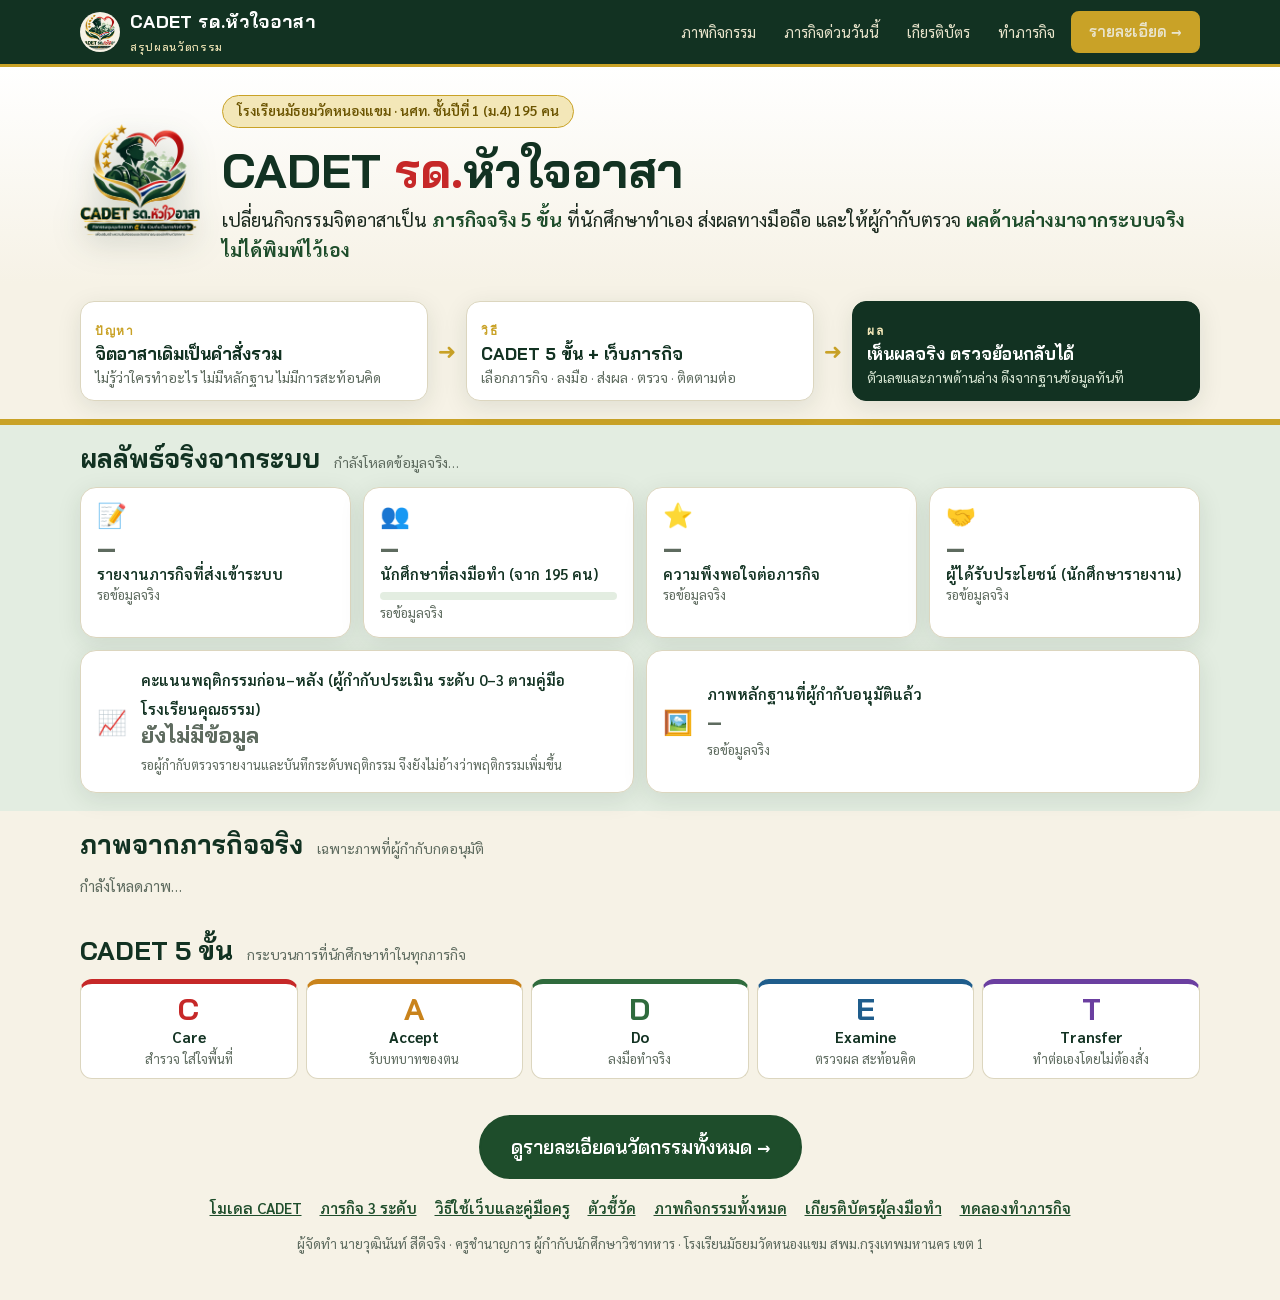
<file: index.html>
<!doctype html>
<html lang="th">
<head>
<meta charset="utf-8">
<meta name="viewport" content="width=device-width,initial-scale=1">
<title>CADET รด.หัวใจอาสา — สรุปผลนวัตกรรมใน 30 วินาที</title>
<meta name="description" content="CADET รด.หัวใจอาสา: กิจกรรมชุมนุมจิตอาสา 5 ขั้น ร่วมกับเว็บภารกิจทำดี สรุปผลจริงจากระบบ โรงเรียนมัธยมวัดหนองแขม">
<meta name="theme-color" content="#123222">
<link rel="manifest" href="manifest.webmanifest">
<meta name="robots" content="noindex,nofollow">
<meta property="og:title" content="CADET รด.หัวใจอาสา — สรุปผลนวัตกรรม">
<meta property="og:description" content="ผลจริงจากระบบ: รายงานภารกิจ ความพึงพอใจ ผู้ได้รับประโยชน์ และภาพกิจกรรมที่ผู้กำกับอนุมัติ">
<meta property="og:image" content="assets/icon-512.png">
<link rel="icon" href="assets/favicon.png">
<link rel="apple-touch-icon" href="assets/icon-192.png">
<link rel="preconnect" href="https://fonts.googleapis.com">
<link href="https://fonts.googleapis.com/css2?family=Bai+Jamjuree:wght@500;600;700&family=Sarabun:wght@400;500;600&family=IBM+Plex+Mono:wght@500;600&display=swap" rel="stylesheet">
<link rel="stylesheet" href="style.css?v=20261103a"><link rel="stylesheet" href="judge.css?v=20261103a">
</head>
<body>

<header class="top">
  <div class="wrap">
    <a class="brand" href="./" aria-label="CADET รด.หัวใจอาสา หน้าแรก">
      <img src="assets/logo.png" alt="" width="40" height="40">
      <span>CADET รด.หัวใจอาสา<small>สรุปผลนวัตกรรม</small></span>
    </a>
    <nav class="main jnav" style="display:flex">
      <a href="gallery.html">ภาพกิจกรรม</a>
      <a href="today.html">ภารกิจด่วนวันนี้</a>
      <a href="honor.html">เกียรติบัตร</a>
      <a href="mission.html">ทำภารกิจ</a>
      <a href="detail.html" class="btn btn-gold" style="padding:6px 16px">รายละเอียด →</a>
    </nav>
  </div>
</header>

<main>
<!-- 1 หัวเรื่อง + คำตอบในประโยคเดียว -->
<section class="j-hero">
  <div class="wrap">
    <img class="j-logo" src="assets/logo.png" alt="โลโก้ CADET รด.หัวใจอาสา" width="120" height="112">
    <div>
      <span class="badge">โรงเรียนมัธยมวัดหนองแขม · นศท. ชั้นปีที่ 1 (ม.4) 195 คน</span>
      <h1>CADET <span>รด.</span>หัวใจอาสา</h1>
      <p class="j-one">เปลี่ยนกิจกรรมจิตอาสาเป็น <b>ภารกิจจริง 5 ขั้น</b> ที่นักศึกษาทำเอง ส่งผลทางมือถือ และให้ผู้กำกับตรวจ <b>ผลด้านล่างมาจากระบบจริง ไม่ได้พิมพ์ไว้เอง</b></p>
    </div>
  </div>
</section>

<!-- 2 ปัญหา → วิธี → ผล -->
<section class="j-flow">
  <div class="wrap">
    <div class="jf"><i>ปัญหา</i><b>จิตอาสาเดิมเป็นคำสั่งรวม</b><span>ไม่รู้ว่าใครทำอะไร ไม่มีหลักฐาน ไม่มีการสะท้อนคิด</span></div>
    <div class="jf-a" aria-hidden="true">➜</div>
    <div class="jf"><i>วิธี</i><b>CADET 5 ขั้น + เว็บภารกิจ</b><span>เลือกภารกิจ · ลงมือ · ส่งผล · ตรวจ · ติดตามต่อ</span></div>
    <div class="jf-a" aria-hidden="true">➜</div>
    <div class="jf jf-r"><i>ผล</i><b>เห็นผลจริง ตรวจย้อนกลับได้</b><span>ตัวเลขและภาพด้านล่าง ดึงจากฐานข้อมูลทันที</span></div>
  </div>
</section>

<!-- 3 ผลลัพธ์จริง -->
<section class="j-res" id="res">
  <div class="wrap">
    <h2 class="j-h"><span>ผลลัพธ์จริงจากระบบ</span><small id="jStamp">กำลังโหลดข้อมูลจริง…</small></h2>
    <div class="j-tiles">
      <div class="jt" id="tRep"><div class="jt-ico">📝</div><b class="jt-big">–</b><span class="jt-lab">รายงานภารกิจที่ส่งเข้าระบบ</span><small class="jt-sub">รอข้อมูลจริง</small></div>
      <div class="jt" id="tPart"><div class="jt-ico">👥</div><b class="jt-big">–</b><span class="jt-lab">นักศึกษาที่ลงมือทำ (จาก 195 คน)</span><div class="jt-bar"><i style="width:0"></i></div><small class="jt-sub">รอข้อมูลจริง</small></div>
      <div class="jt" id="tStar"><div class="jt-ico">⭐</div><b class="jt-big">–</b><span class="jt-lab">ความพึงพอใจต่อภารกิจ</span><small class="jt-sub">รอข้อมูลจริง</small></div>
      <div class="jt" id="tBen"><div class="jt-ico">🤝</div><b class="jt-big">–</b><span class="jt-lab">ผู้ได้รับประโยชน์ (นักศึกษารายงาน)</span><small class="jt-sub">รอข้อมูลจริง</small></div>
    </div>
    <div class="j-row2">
      <div class="jt jt-wide" id="tBeh"><div class="jt-ico">📈</div><div><span class="jt-lab">คะแนนพฤติกรรมก่อน–หลัง (ผู้กำกับประเมิน ระดับ 0–3 ตามคู่มือโรงเรียนคุณธรรม)</span><b class="jt-mid">ยังไม่มีข้อมูล</b><small class="jt-sub">รอผู้กำกับตรวจรายงานและบันทึกระดับพฤติกรรม จึงยังไม่อ้างว่าพฤติกรรมเพิ่มขึ้น</small></div></div>
      <div class="jt jt-wide" id="tPhoto"><div class="jt-ico">🖼️</div><div><span class="jt-lab">ภาพหลักฐานที่ผู้กำกับอนุมัติแล้ว</span><b class="jt-mid">–</b><small class="jt-sub">รอข้อมูลจริง</small></div></div>
    </div>
  </div>
</section>

<!-- 4 ภาพจริง -->
<section class="j-ph">
  <div class="wrap">
    <h2 class="j-h"><span>ภาพจากภารกิจจริง</span><small>เฉพาะภาพที่ผู้กำกับกดอนุมัติ</small></h2>
    <div class="j-strip" id="jStrip"><p class="j-empty">กำลังโหลดภาพ…</p></div>
  </div>
</section>

<!-- 5 CADET 5 ขั้น -->
<section class="j-cad">
  <div class="wrap">
    <h2 class="j-h"><span>CADET 5 ขั้น</span><small>กระบวนการที่นักศึกษาทำในทุกภารกิจ</small></h2>
    <div class="j-steps">
      <div style="--c:var(--c1)"><i>C</i><b>Care</b><span>สำรวจ ใส่ใจพื้นที่</span></div>
      <div style="--c:var(--c2)"><i>A</i><b>Accept</b><span>รับบทบาทของตน</span></div>
      <div style="--c:var(--c3)"><i>D</i><b>Do</b><span>ลงมือทำจริง</span></div>
      <div style="--c:var(--c4)"><i>E</i><b>Examine</b><span>ตรวจผล สะท้อนคิด</span></div>
      <div style="--c:var(--c5)"><i>T</i><b>Transfer</b><span>ทำต่อเองโดยไม่ต้องสั่ง</span></div>
    </div>
  </div>
</section>

<!-- 6 ปุ่มเข้ารายละเอียด -->
<section class="j-go">
  <div class="wrap">
    <a class="btn btn-primary j-cta" href="detail.html">ดูรายละเอียดนวัตกรรมทั้งหมด →</a>
    <div class="j-links">
      <a href="detail.html#model">โมเดล CADET</a><a href="detail.html#missions">ภารกิจ 3 ระดับ</a><a href="detail.html#system">วิธีใช้เว็บและคู่มือครู</a><a href="detail.html#results">ตัวชี้วัด</a><a href="gallery.html">ภาพกิจกรรมทั้งหมด</a><a href="honor.html">เกียรติบัตรผู้ลงมือทำ</a><a href="mission.html">ทดลองทำภารกิจ</a>
    </div>
    <p class="j-by">ผู้จัดทำ นายวุฒินันท์ สีดีจริง · ครูชำนาญการ ผู้กำกับนักศึกษาวิชาทหาร · โรงเรียนมัธยมวัดหนองแขม สพม.กรุงเทพมหานคร เขต 1</p>
  </div>
</section>
</main>

<script src="config.js?v=20261103a"></script><script src="api.js?v=20261103a"></script>
<script src="pwa.js?v=20261103a"></script>
<script src="judge.js?v=20261103a"></script>
<div class="inst-bar" id="installBar" hidden role="dialog" aria-label="ติดตั้งแอป CADET">
  <img src="assets/icon-192.png" alt="" width="52" height="52">
  <div class="inst-txt"><b>ติดตั้งแอป CADET บนมือถือ</b><span>เปิดจากหน้าจอโฮม ส่งภารกิจและรูปได้เร็วขึ้น</span></div>
  <button class="btn btn-primary" type="button" data-install>ติดตั้ง</button>
  <button class="inst-x" type="button" data-later aria-label="ปิด">×</button>
</div>
<div class="inst-modal" id="installHelp" hidden>
  <div class="inst-card" role="dialog" aria-label="วิธีติดตั้งแอป">
    <button class="inst-x" type="button" data-close aria-label="ปิด">×</button>
    <h3>ติดตั้งแอป CADET บนมือถือ</h3>
    <ol data-os="android"><li>แตะเมนู <b>⋮</b> (มุมขวาบนของ Chrome)</li><li>เลือก <b>“ติดตั้งแอป”</b> หรือ <b>“เพิ่มไปยังหน้าจอหลัก”</b></li><li>กด <b>ติดตั้ง</b> แล้วเปิดแอปจากหน้าจอโฮม</li></ol>
    <ol data-os="ios" hidden><li>เปิดหน้านี้ใน <b>Safari</b></li><li>แตะปุ่ม <b>แชร์</b> (สี่เหลี่ยมมีลูกศรขึ้น)</li><li>เลือก <b>“เพิ่มไปยังหน้าจอโฮม”</b> แล้วกด <b>เพิ่ม</b></li></ol>
    <ol data-os="inapp" hidden><li>ตอนนี้เปิดอยู่ในแอปอื่น (เช่น LINE/Facebook) ซึ่งติดตั้งไม่ได้</li><li>แตะเมนู <b>⋮</b> หรือ <b>แชร์</b> แล้วเลือก <b>“เปิดในเบราว์เซอร์”</b></li><li>จากนั้นกดปุ่ม <b>ติดตั้ง</b> อีกครั้ง</li></ol>
    <button class="btn btn-primary" type="button" data-close style="width:100%;justify-content:center">เข้าใจแล้ว</button>
  </div>
</div>
</body>
</html>
</file>
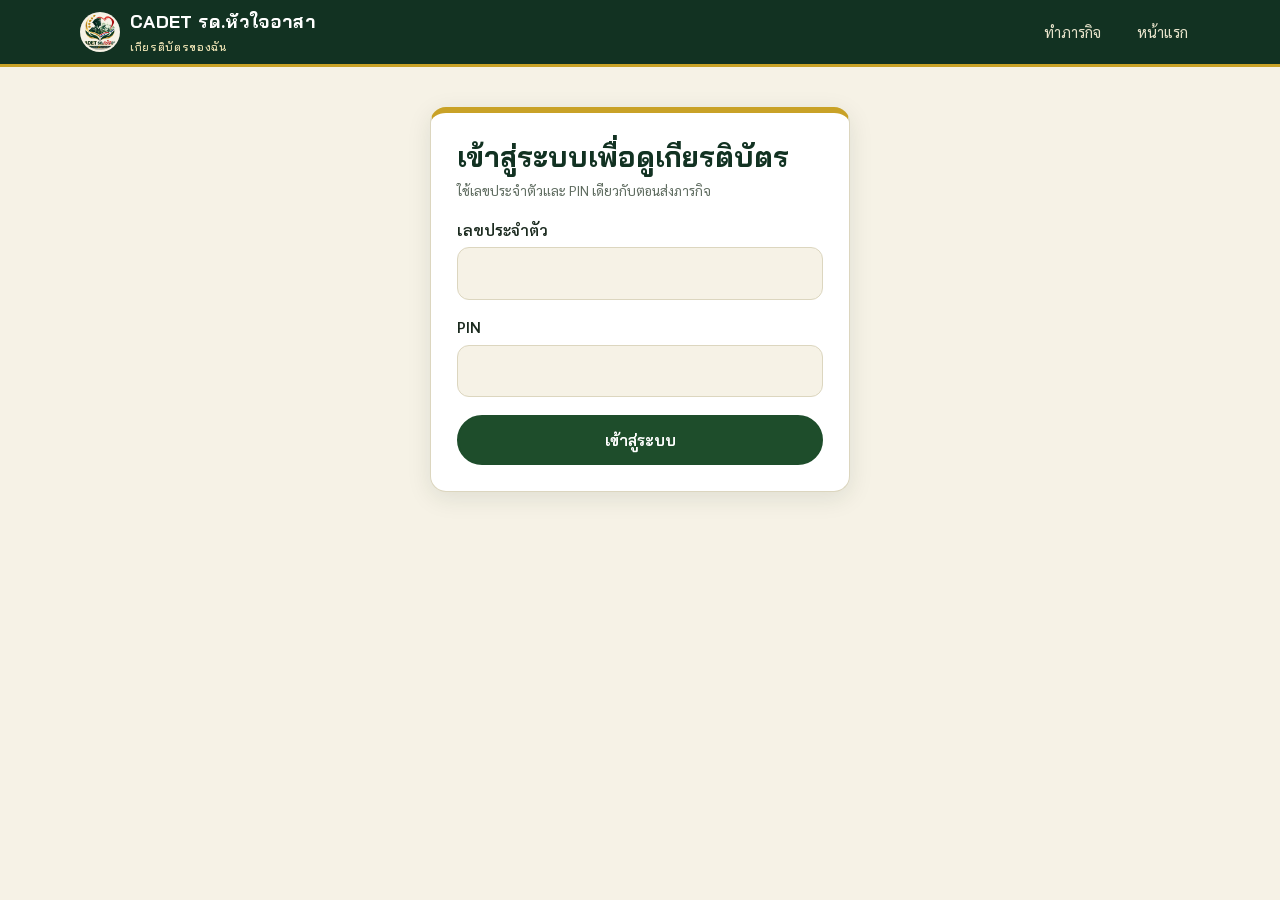
<file: certificate.html>
<!doctype html>
<html lang="th">
<head>
<meta charset="utf-8">
<meta name="viewport" content="width=device-width,initial-scale=1">
<meta name="robots" content="noindex,nofollow">
<meta name="theme-color" content="#123222">
<title>เกียรติบัตรของฉัน — CADET รด.หัวใจอาสา</title>
<link rel="icon" href="assets/favicon.png">
<link href="https://fonts.googleapis.com/css2?family=Bai+Jamjuree:wght@500;600;700&family=Sarabun:wght@400;500;600&family=IBM+Plex+Mono:wght@500;600&display=swap" rel="stylesheet">
<link rel="stylesheet" href="style.css?v=20261103a"><link rel="stylesheet" href="portal.css?v=20261103a">
<style>
.cd-hero{background:linear-gradient(135deg,var(--green-d),var(--green));color:#fff;border-radius:18px;padding:18px 20px;margin-bottom:14px}
.cd-hero h1{color:#fff;font-size:clamp(22px,4vw,30px);margin:0 0 4px}.cd-hero p{margin:0;color:#e3eedf;font-size:16px;line-height:1.6}
.cd-stats{display:grid;grid-template-columns:repeat(3,1fr);gap:10px;margin-bottom:14px}
.cd-stats div{background:var(--paper);border:1px solid var(--line);border-radius:14px;padding:10px 12px;text-align:center}
.cd-stats b{display:block;font-family:var(--display);font-size:30px;color:var(--green);line-height:1.1}.cd-stats span{font-size:14px;color:var(--mut)}
.cd-steps{display:grid;grid-template-columns:repeat(5,1fr);gap:6px;margin:8px 0 4px}
.cd-steps i{font-style:normal;text-align:center;border:1px dashed var(--line);border-radius:10px;padding:8px 2px;color:var(--mut);font-weight:600}
.cd-steps i.on{background:var(--green-l);border:1px solid var(--green-m);color:var(--green-d)}
.cd-msg{font-size:17px;line-height:1.7;margin:10px 0 0}
.cd-wrap{position:relative;margin-top:14px}
.cd-wrap canvas{width:100%;height:auto;border-radius:12px;border:1px solid var(--line);box-shadow:var(--shadow);display:block}
.cd-lock canvas{filter:blur(5px) grayscale(.5);opacity:.6}
.cd-lockmsg{position:absolute;inset:0;display:flex;align-items:center;justify-content:center;text-align:center;padding:20px;font-size:clamp(16px,3vw,22px);font-weight:600;color:var(--green-d)}
.cd-lockmsg[hidden]{display:none}
.cd-act{display:flex;gap:10px;flex-wrap:wrap;margin-top:14px}
@media print{body *{visibility:hidden}#cdWrap,#cdWrap *{visibility:visible}#cdWrap{position:absolute;left:0;top:0;width:100%}.cd-lockmsg{display:none}@page{size:A4 landscape;margin:0}}
</style>
</head>
<body class="portal">
<header class="top"><div class="wrap">
  <a class="brand" href="./"><img src="assets/logo.png" alt="" width="40" height="40"><span>CADET รด.หัวใจอาสา<small>เกียรติบัตรของฉัน</small></span></a>
  <nav class="main" style="display:flex"><a href="portal.html">ทำภารกิจ</a><a href="./">หน้าแรก</a></nav>
</div></header>
<div class="demo-banner" id="demoBar" hidden>โหมดสาธิต: ข้อมูลอยู่ในหน้านี้เท่านั้น · ล็อกอินด้วย demo / 1234</div>

<main class="pwrap">
  <section class="pcard login" id="vLogin" style="padding:26px">
    <h2 style="margin-top:0">เข้าสู่ระบบเพื่อดูเกียรติบัตร</h2>
    <p class="small">ใช้เลขประจำตัวและ PIN เดียวกับตอนส่งภารกิจ</p>
    <form id="fLogin" autocomplete="off">
      <label class="f" for="sid">เลขประจำตัว</label><input class="in" id="sid" inputmode="numeric" required>
      <label class="f" for="pin">PIN</label><input class="in" id="pin" type="password" inputmode="numeric" maxlength="10" required>
      <div class="err" id="eLogin"></div>
      <p style="margin:18px 0 0"><button class="btn btn-primary" style="width:100%;justify-content:center" id="bLogin">เข้าสู่ระบบ</button></p>
    </form>
  </section>

  <div id="vApp" hidden>
    <div class="ptop"><b id="who"></b><span class="sp"></span><button class="btn btn-ghost" style="padding:8px 18px" id="bOut" type="button">ออกจากระบบ</button></div>
    <div class="cd-hero"><h1 id="cdTitle">กำลังโหลด…</h1><p id="cdSub"></p></div>
    <div class="cd-stats">
      <div><b id="nRep">0</b><span>ภารกิจที่ลงมือทำ</span></div>
      <div><b id="nStar">0</b><span>ดาวจากผู้กำกับ</span></div>
      <div><b id="nStg">0/5</b><span>ขั้น CADET ที่ผ่าน</span></div>
    </div>
    <div class="pcard">
      <b>ขั้น CADET ที่ฉันทำแล้ว</b>
      <div class="cd-steps" id="cdSteps"><i data-s="C">C</i><i data-s="A">A</i><i data-s="D">D</i><i data-s="E">E</i><i data-s="T">T</i></div>
      <p class="cd-msg" id="cdMsg"></p>
    </div>
    <div class="cd-wrap" id="cdWrap"><canvas id="cv" width="1491" height="1055" aria-label="เกียรติบัตร CADET รด.หัวใจอาสา"></canvas><div class="cd-lockmsg" id="cdLock" hidden></div></div>
    <div class="cd-act"><button class="btn btn-primary" id="bPng" type="button" disabled>⬇ บันทึกเป็นรูปภาพ</button><button class="btn btn-ghost" id="bPrint" type="button" disabled>🖨 พิมพ์</button><a class="btn btn-ghost" href="portal.html">← กลับไปทำภารกิจ</a></div>
    <p class="small" style="margin-top:10px">เกียรติบัตรสร้างในเครื่องของคุณจากชื่อในระบบ ไม่ถูกส่งหรือเก็บไว้ที่ใด · ชื่อไม่ถูกต้องให้แจ้งผู้กำกับ</p>
  </div>
</main>
<script src="config.js?v=20261103a"></script><script src="api.js?v=20261103a"></script>
<script src="certificate.js?v=20261103a"></script>
</body>
</html>
</file>
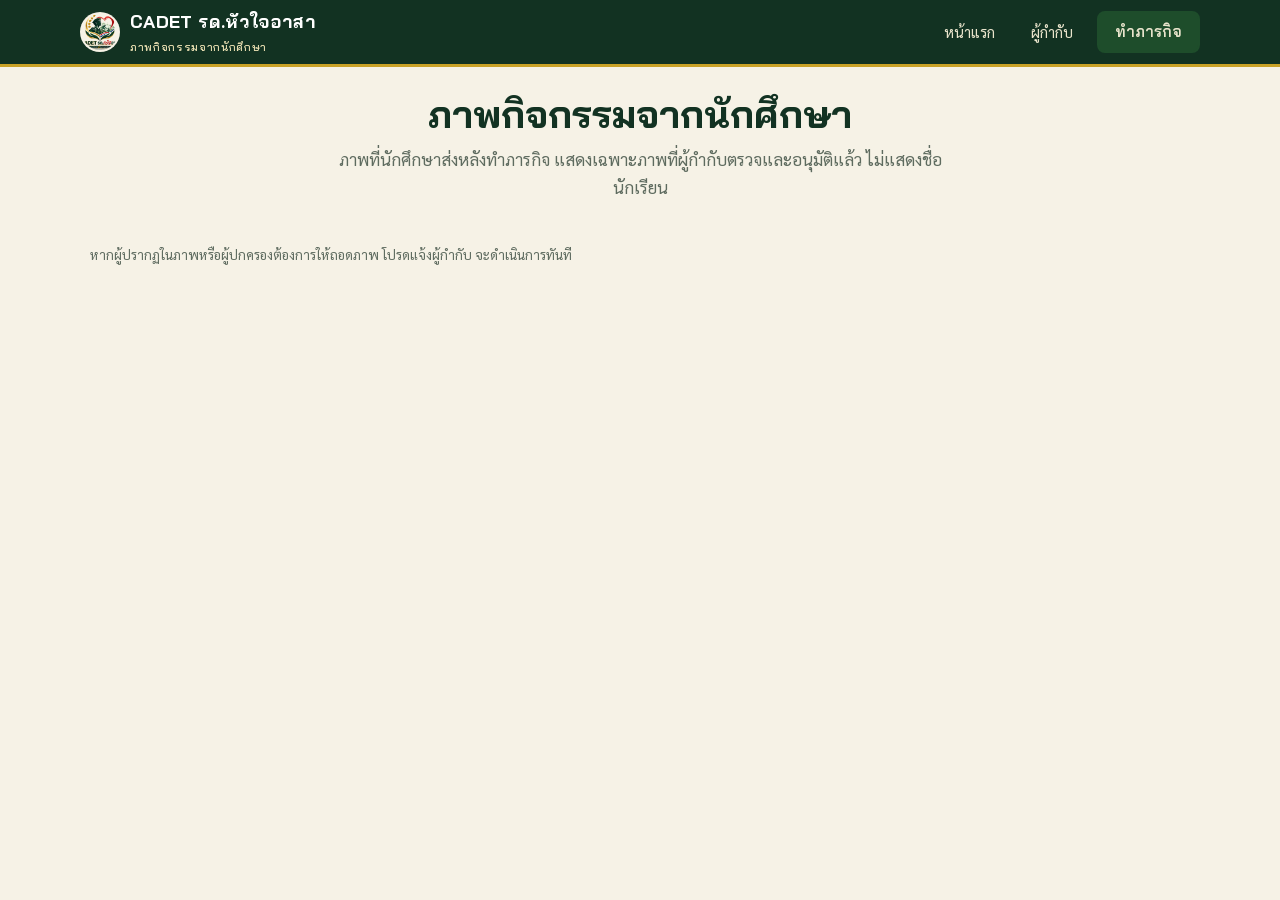
<file: gallery.html>
<!doctype html>
<html lang="th">
<head>
<meta charset="utf-8">
<meta name="viewport" content="width=device-width,initial-scale=1">
<meta name="theme-color" content="#123222">
<title>ภาพกิจกรรมจากนักศึกษา — CADET ภารกิจทำดี</title>
<link rel="manifest" href="manifest.webmanifest">
<link rel="icon" href="assets/favicon.png">
<link href="https://fonts.googleapis.com/css2?family=Bai+Jamjuree:wght@500;600;700&family=Sarabun:wght@400;500;600&family=IBM+Plex+Mono:wght@500;600&display=swap" rel="stylesheet">
<link rel="stylesheet" href="style.css?v=20261027b"><link rel="stylesheet" href="portal.css?v=20261027b"><link rel="stylesheet" href="gallery.css?v=20261027b">
</head>
<body class="portal">
<header class="top"><div class="wrap">
  <a class="brand" href="./"><img src="assets/logo.png" alt="" width="40" height="40"><span>CADET รด.หัวใจอาสา<small>ภาพกิจกรรมจากนักศึกษา</small></span></a>
  <nav class="main" style="display:flex"><a href="./">หน้าแรก</a><a href="teacher.html">ผู้กำกับ</a><a href="mission.html" class="btn btn-primary" style="padding:6px 16px">ทำภารกิจ</a></nav>
</div></header>
<div class="demo-banner" id="demoBar" hidden>โหมดสาธิต: ภาพอยู่ในหน้านี้เท่านั้น</div>

<main class="pwrap" style="width:min(1100px,100% - 28px)">
  <div class="gh">
    <h1>ภาพกิจกรรมจากนักศึกษา</h1>
    <p>ภาพที่นักศึกษาส่งหลังทำภารกิจ แสดงเฉพาะภาพที่ผู้กำกับตรวจและอนุมัติแล้ว ไม่แสดงชื่อนักเรียน</p>
  </div>
  <div class="sgrid" id="gStats"></div>
  <div class="chips" id="gChips" role="group" aria-label="เลือกภารกิจ"></div>
  <div class="gmas" id="gGrid"></div>
  <p class="small" id="gEmpty" style="text-align:center;margin:30px 0" hidden>ยังไม่มีภาพที่ได้รับอนุมัติ ภาพที่นักศึกษาส่งใหม่จะขึ้นที่นี่หลังผู้กำกับตรวจและกดอนุมัติ</p>
  <p class="small">หากผู้ปรากฏในภาพหรือผู้ปกครองต้องการให้ถอดภาพ โปรดแจ้งผู้กำกับ จะดำเนินการทันที</p>
</main>
<div class="glb" id="glb" hidden><button type="button" class="glb-x" aria-label="ปิด" id="glbX">×</button><img id="glbImg" alt=""><div id="glbCap"></div></div>
<script src="config.js?v=20261027b"></script><script src="api.js?v=20261027b"></script><script src="pwa.js?v=20261027g"></script><script src="gallery.js?v=20261027k"></script>
</body>
</html>
</file>
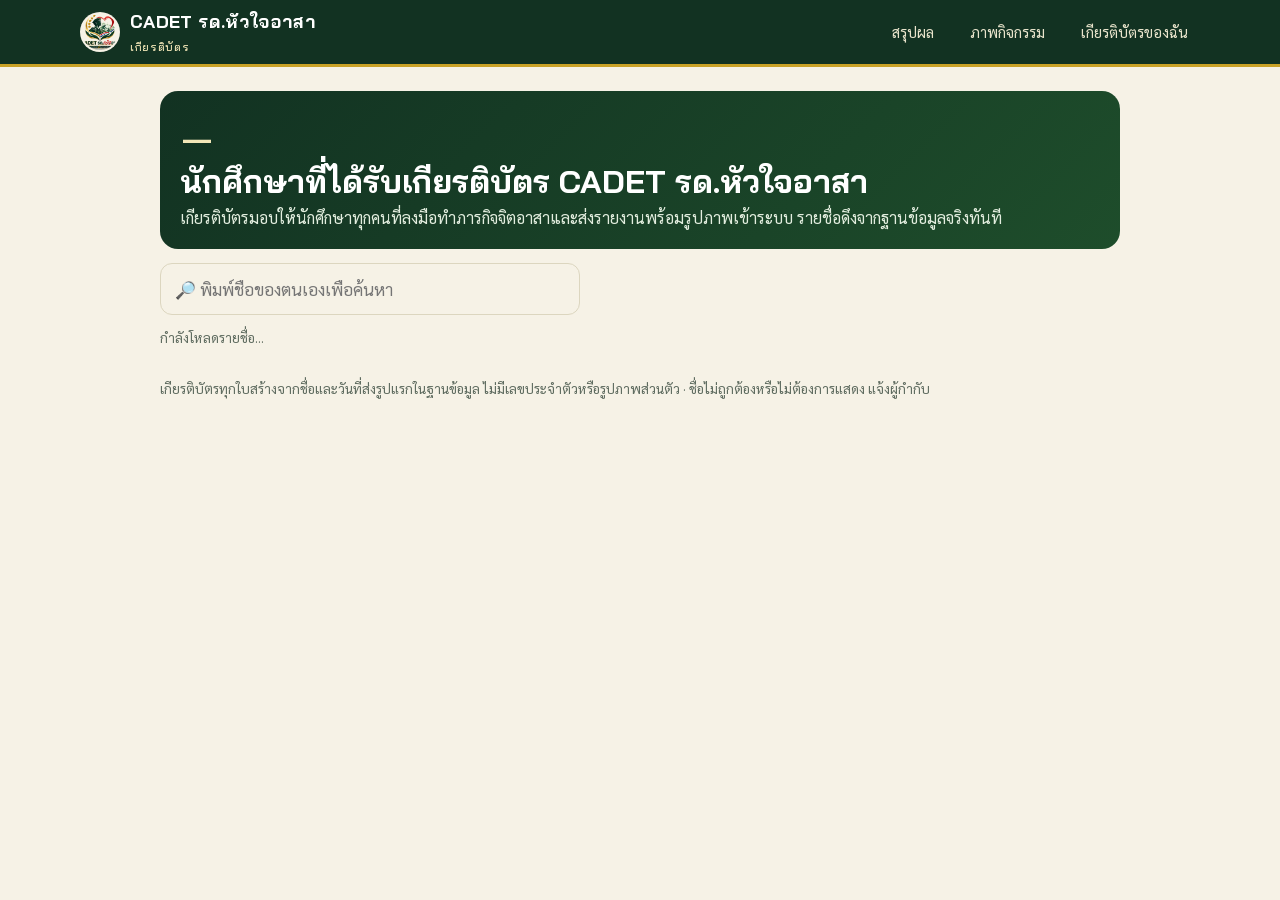
<file: honor.html>
<!doctype html>
<html lang="th">
<head>
<meta charset="utf-8">
<meta name="viewport" content="width=device-width,initial-scale=1">
<meta name="robots" content="noindex,nofollow">
<meta name="theme-color" content="#123222">
<title>เกียรติบัตรผู้ลงมือทำความดี — CADET รด.หัวใจอาสา</title>
<link rel="icon" href="assets/favicon.png">
<link href="https://fonts.googleapis.com/css2?family=Bai+Jamjuree:wght@500;600;700&family=Sarabun:wght@400;500;600&family=IBM+Plex+Mono:wght@500;600&display=swap" rel="stylesheet">
<link rel="stylesheet" href="style.css?v=20261103a"><link rel="stylesheet" href="portal.css?v=20261103a">
<style>
.hn-hero{background:linear-gradient(135deg,var(--green-d),var(--green));color:#fff;border-radius:18px;padding:18px 20px;margin:14px 0}
.hn-hero h1{color:#fff;font-size:clamp(22px,4vw,32px);margin:0 0 4px}.hn-hero p{margin:0;color:#e3eedf;font-size:16px;line-height:1.6}
.hn-big{font-family:var(--display);font-size:clamp(34px,6vw,52px);color:var(--gold-l);line-height:1}
.hn-bar{display:flex;gap:10px;flex-wrap:wrap;align-items:center;margin:0 0 12px}
.hn-bar .in{flex:1;min-width:200px;max-width:420px}
.hn-grid{display:grid;grid-template-columns:repeat(auto-fill,minmax(250px,1fr));gap:12px}
.hn-card{background:var(--paper);border:1px solid var(--line);border-radius:12px;padding:6px;box-shadow:var(--shadow);cursor:pointer;text-align:left;font:inherit;color:inherit}
.hn-card canvas{width:100%;height:auto;display:block;border-radius:8px;background:var(--green-l);aspect-ratio:1491/1055}
.hn-card span{display:block;padding:6px 4px 2px;font-weight:600;color:var(--green-d);font-size:15px}
.hn-more{display:block;margin:16px auto}
.hn-modal{position:fixed;inset:0;background:rgba(10,25,16,.82);display:flex;flex-direction:column;align-items:center;justify-content:center;gap:12px;padding:14px;z-index:50}
.hn-modal[hidden]{display:none}
.hn-modal canvas{max-width:min(96vw,1100px);max-height:78vh;width:auto;height:auto;border-radius:10px}
</style>
</head>
<body class="portal">
<header class="top"><div class="wrap">
  <a class="brand" href="./"><img src="assets/logo.png" alt="" width="40" height="40"><span>CADET รด.หัวใจอาสา<small>เกียรติบัตร</small></span></a>
  <nav class="main" style="display:flex"><a href="./">สรุปผล</a><a href="gallery.html">ภาพกิจกรรม</a><a href="certificate.html">เกียรติบัตรของฉัน</a></nav>
</div></header>

<main class="pwrap" style="max-width:1100px">
  <div class="hn-hero">
    <div class="hn-big" id="hnN">–</div>
    <h1>นักศึกษาที่ได้รับเกียรติบัตร CADET รด.หัวใจอาสา</h1>
    <p>เกียรติบัตรมอบให้นักศึกษาทุกคนที่ลงมือทำภารกิจจิตอาสาและส่งรายงานพร้อมรูปภาพเข้าระบบ รายชื่อดึงจากฐานข้อมูลจริงทันที</p>
  </div>
  <div class="hn-bar">
    <input class="in" id="hnQ" type="search" placeholder="🔎 พิมพ์ชื่อของตนเองเพื่อค้นหา" aria-label="ค้นหาชื่อ">
    <span class="small" id="hnCount"></span>
  </div>
  <div class="hn-grid" id="hnGrid"><p class="small">กำลังโหลดรายชื่อ...</p></div>
  <button class="btn btn-ghost hn-more" id="hnMore" type="button" hidden>แสดงเพิ่ม</button>
  <p class="small" style="margin-top:14px">เกียรติบัตรทุกใบสร้างจากชื่อและวันที่ส่งรูปแรกในฐานข้อมูล ไม่มีเลขประจำตัวหรือรูปภาพส่วนตัว · ชื่อไม่ถูกต้องหรือไม่ต้องการแสดง แจ้งผู้กำกับ</p>
</main>
<div class="hn-modal" id="hnModal" hidden>
  <canvas id="hnBig" width="1491" height="1055"></canvas>
  <div class="cd-act" style="display:flex;gap:10px"><button class="btn btn-primary" id="hnPng" type="button">⬇ บันทึกเป็นรูปภาพ</button><button class="btn btn-ghost" id="hnClose" type="button" style="background:#fff">ปิด</button></div>
</div>
<script src="config.js?v=20261103a"></script><script src="api.js?v=20261103a"></script>
<script src="honor.js?v=20261103a"></script>
</body>
</html>
</file>
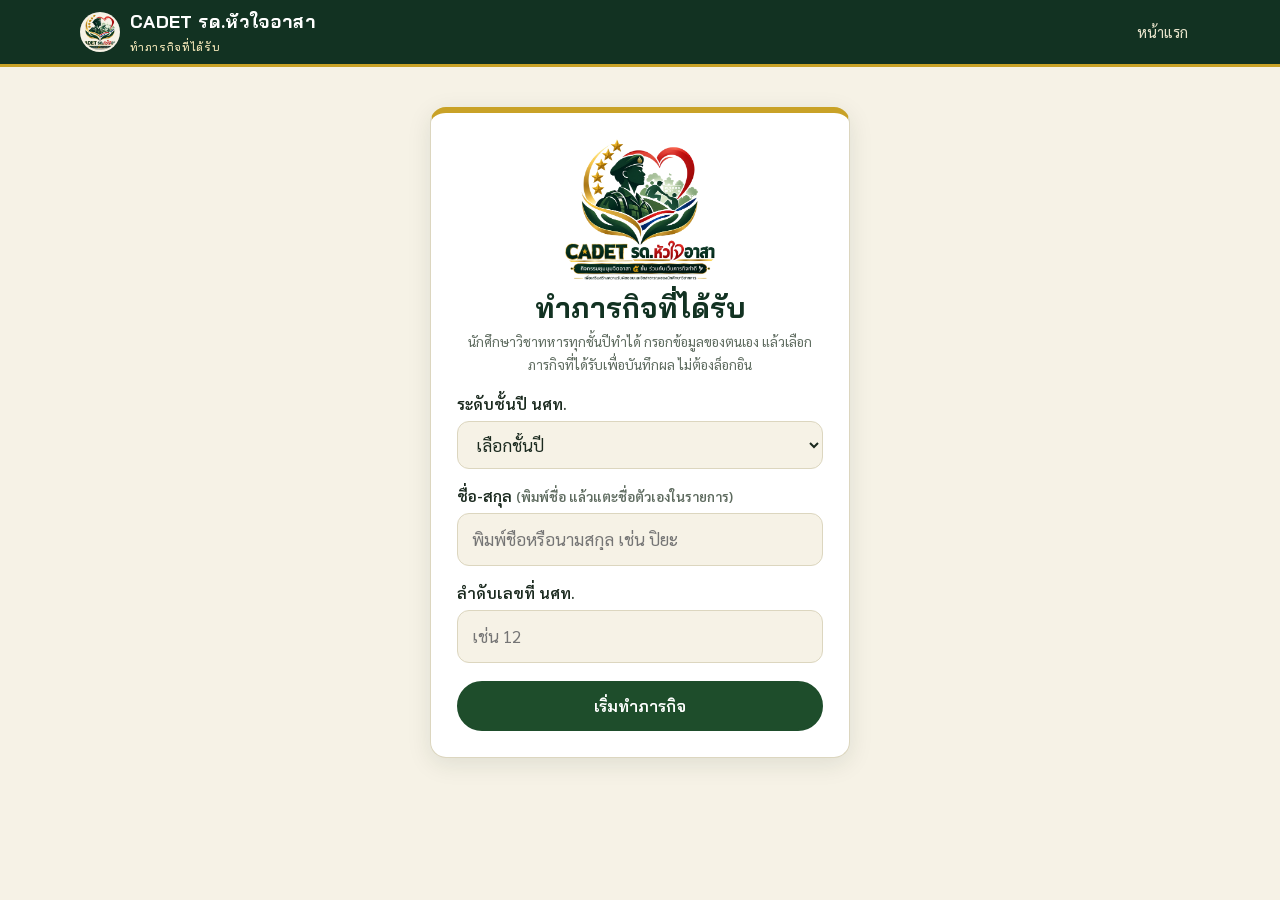
<file: mission.html>
<!doctype html>
<html lang="th">
<head>
<meta charset="utf-8">
<meta name="viewport" content="width=device-width,initial-scale=1">
<meta name="robots" content="noindex,nofollow">
<meta name="theme-color" content="#123222">
<title>ทำภารกิจที่ได้รับ — CADET ภารกิจทำดี</title>
<link rel="manifest" href="manifest.webmanifest">
<link rel="apple-touch-icon" href="assets/icon-192.png">
<link rel="icon" href="assets/favicon.png">
<link href="https://fonts.googleapis.com/css2?family=Bai+Jamjuree:wght@500;600;700&family=Sarabun:wght@400;500;600&family=IBM+Plex+Mono:wght@500;600&display=swap" rel="stylesheet">
<link rel="stylesheet" href="style.css?v=20261027b"><link rel="stylesheet" href="portal.css?v=20261027i">
</head>
<body class="portal">
<header class="top"><div class="wrap">
  <a class="brand" href="./"><img src="assets/logo.png" alt="" width="40" height="40"><span>CADET รด.หัวใจอาสา<small>ทำภารกิจที่ได้รับ</small></span></a>
  <nav class="main" style="display:flex"><a href="./">หน้าแรก</a><button class="btn btn-ghost" id="bInstall" type="button" style="padding:6px 16px" hidden>ติดตั้งแอป</button></nav>
</div></header>
<div class="demo-banner" id="demoBar" hidden>โหมดสาธิต: ข้อมูลอยู่ในหน้านี้เท่านั้น ไม่ถูกส่งไปที่ใด</div>

<main class="pwrap">
  <!-- ข้อมูลของฉัน (ไม่ต้องล็อกอิน) -->
  <section class="pcard login" id="vId" style="padding:26px">
    <img src="assets/logo.png" alt="โลโก้ CADET รด.หัวใจอาสา">
    <h2 style="text-align:center">ทำภารกิจที่ได้รับ</h2>
    <p class="small" style="text-align:center">นักศึกษาวิชาทหารทุกชั้นปีทำได้ กรอกข้อมูลของตนเอง แล้วเลือกภารกิจที่ได้รับเพื่อบันทึกผล ไม่ต้องล็อกอิน</p>
    <form id="fId" autocomplete="off">
      <label class="f" for="iYear">ระดับชั้นปี นศท.</label>
      <select class="in" id="iYear" required>
        <option value="">เลือกชั้นปี</option>
        <option value="1">นักศึกษาวิชาทหาร ชั้นปีที่ 1</option>
        <option value="2">นักศึกษาวิชาทหาร ชั้นปีที่ 2</option>
        <option value="3">นักศึกษาวิชาทหาร ชั้นปีที่ 3</option>
      </select>
      <label class="f" for="iName">ชื่อ-สกุล <span class="small">(พิมพ์ชื่อ แล้วแตะชื่อตัวเองในรายการ)</span></label>
      <input class="in" id="iName" maxlength="80" placeholder="พิมพ์ชื่อหรือนามสกุล เช่น ปิยะ" required autocomplete="off">
      <div class="sug" id="sug" hidden role="listbox" aria-label="รายชื่อที่ตรงกัน"></div>
      
      <label class="f" for="iNo">ลำดับเลขที่ นศท.</label>
      <input class="in" id="iNo" type="number" min="1" max="999" inputmode="numeric" placeholder="เช่น 12" required>
      <div class="err" id="eId"></div>
      <p style="margin:18px 0 0"><button class="btn btn-primary" style="width:100%;justify-content:center" type="submit">เริ่มทำภารกิจ</button></p>
    </form>
  </section>

  <!-- แดชบอร์ดภารกิจ -->
  <div id="vApp" hidden>
    <div class="ptop"><b id="who"></b><span class="sp"></span><button class="btn btn-ghost" id="bEdit" type="button" style="padding:8px 18px">แก้ไขข้อมูลของฉัน</button></div>
    <div class="ok" id="oDone" style="margin-bottom:12px"></div>

    <h2 style="margin:6px 0 10px">ภารกิจที่ได้รับ</h2>
    <div id="mList"></div>

    <section class="pcard" id="vForm" hidden>
      <h2 id="fTitle">บันทึกผลภารกิจ</h2>
      <p class="small">รายงานตามความเป็นจริง แม้งานยังไม่สำเร็จ ผู้กำกับไม่ตัดสินความเป็นคนดีจากคำตอบเดียว</p>
      <form id="fSub">
        <input type="text" id="hp" name="website" tabindex="-1" autocomplete="off" aria-hidden="true" style="position:absolute;left:-9999px;width:1px;height:1px;opacity:0">
        <label class="f" for="stage">ตอนนี้ฉันอยู่ขั้นไหน</label>
        <select class="in" id="stage" required>
          <option value="C">C · เริ่มต้น: ดูปัญหา สำรวจพื้นที่</option>
          <option value="A">A · วางแผน: รับหน้าที่ แบ่งงาน</option>
          <option value="D" selected>D · กำลังลงมือทำ</option>
          <option value="E">E · ทำเสร็จแล้ว: ตรวจผลและทบทวน</option>
          <option value="T">T · ติดตามผลและทำต่อ</option>
        </select>

        <label class="f">ฉันทำภารกิจนี้แบบไหน</label>
        <div class="opts2 opts-2">
          <label><input type="radio" name="mode" value="หมู่" checked> 👥 ทำเป็นหมู่</label>
          <label><input type="radio" name="mode" value="เดี่ยว"> 🧍 ทำคนเดียว (หน้าที่ส่วนตัว)</label>
        </div>
        <p class="small" id="modeHint">ทำร่วมกับเพื่อนในหมู่ แบ่งหน้าที่กันตามที่ตกลง</p>

        <label class="f" for="role">หน้าที่ของฉัน <span class="small">(แตะเลือกได้ หรือพิมพ์เอง)</span></label>
        <div class="qc" data-for="role"></div>
        <input class="in" id="role" maxlength="200" placeholder="เช่น หัวหน้าหมู่">

        <label class="f">ผลการทำงานเป็นอย่างไร</label>
        <div class="opts2">
          <label><input type="radio" name="st" value="ทำครบตามแผน"> ✅ ทำครบแล้ว</label>
          <label><input type="radio" name="st" value="ทำได้บางส่วน"> 🟡 ทำได้บางส่วน</label>
          <label><input type="radio" name="st" value="ยังไม่ได้ทำ"> ⭕ ยังไม่ได้ทำ</label>
        </div>
        <div id="reasonBox" hidden><label class="f" for="reason">เพราะอะไร <span class="small">(แตะเลือกได้ หรือพิมพ์เอง)</span></label>
          <div class="qc" data-for="reason"></div><textarea class="in" id="reason" maxlength="600"></textarea></div>

        <p class="small" style="margin-top:16px">ตอบ 3 ข้อสั้น ๆ แตะคำตอบที่ตรงกับตัวเองได้เลย (เลือกได้หลายข้อ) หรือพิมพ์เพิ่มเอง · ขั้น E และ T ต้องตอบทั้ง 3 ข้อ</p>
        <label class="f" for="q1">1) วันนี้ฉันทำหน้าที่ได้ตามที่ตกลงไว้ไหม</label>
        <div class="qc" data-for="q1"></div><textarea class="in" id="q1" maxlength="800"></textarea>
        <label class="f" for="q2">2) ใครได้ประโยชน์จากงานนี้ และรู้ได้อย่างไร</label>
        <div class="qc" data-for="q2"></div><textarea class="in" id="q2" maxlength="800"></textarea>
        <label class="f" for="q3">3) ครั้งหน้าฉันจะทำให้ดีขึ้นอย่างไร</label>
        <div class="qc" data-for="q3"></div><textarea class="in" id="q3" maxlength="800"></textarea>

        <label class="f">ภาพหลักฐาน <span class="small">(ถ่ายหรือเลือกจากเครื่อง ไม่เกิน 3 ภาพ)</span></label>
        <div class="shots" id="shots"></div>
        <div class="shotbtns">
          <label class="btn btn-ghost shotbtn">📷 ถ่ายภาพ<input type="file" accept="image/*" capture="environment" id="fCam" hidden></label>
          <label class="btn btn-ghost shotbtn">🖼️ เลือกภาพ<input type="file" accept="image/*" id="fPick" multiple hidden></label>
        </div>
        <p class="small">ภาพถูกย่อและตัดข้อมูลตำแหน่งออกก่อนส่ง เห็นเฉพาะผู้กำกับ ถ่ายเฉพาะงานและพื้นที่ ไม่ถ่ายใบหน้าผู้อื่นโดยไม่ได้รับอนุญาต</p>

        <label class="f">ให้ดาวภารกิจนี้ <span class="small">(พอใจแค่ไหน แตะดาวได้เลย)</span></label>
        <div class="stars" id="stars" role="radiogroup" aria-label="ให้ดาวความพึงพอใจ">
          <button type="button" data-n="1" aria-label="1 ดาว">★</button><button type="button" data-n="2" aria-label="2 ดาว">★</button><button type="button" data-n="3" aria-label="3 ดาว">★</button><button type="button" data-n="4" aria-label="4 ดาว">★</button><button type="button" data-n="5" aria-label="5 ดาว">★</button>
          <span class="stxt" id="sTxt">ยังไม่ได้ให้ดาว</span>
        </div>
        <div class="qc" data-for="comment"></div>
        <input class="in" id="comment" maxlength="200" placeholder="ความคิดเห็นเกี่ยวกับภารกิจนี้ (ถ้ามี)">

        <label class="f" for="ben">มีคนได้ประโยชน์กี่คน <span class="small">(ถ้านับได้จริง)</span></label>
        <div class="qc" data-for="ben"></div><input class="in" id="ben" type="number" min="0" max="5000" inputmode="numeric" style="max-width:200px">
        <label class="f" for="evidence">อยากบอกอะไรเพิ่มเติม <span class="small">(ถ้ามี)</span></label><input class="in" id="evidence" maxlength="400">
        <div class="err" id="eSub"></div>
        <p style="margin:18px 0 0"><button class="btn btn-primary" id="bSub">ส่งรายงานภารกิจ</button> <button class="btn btn-ghost" id="bCancel" type="button">ยกเลิก</button></p>
      </form>
    </section>
  </div>
</main>
<script src="config.js?v=20261027b"></script><script src="api.js?v=20261027j"></script><script src="pwa.js?v=20261027g"></script><script src="mission.js?v=20261027j"></script>
</body>
</html>
</file>
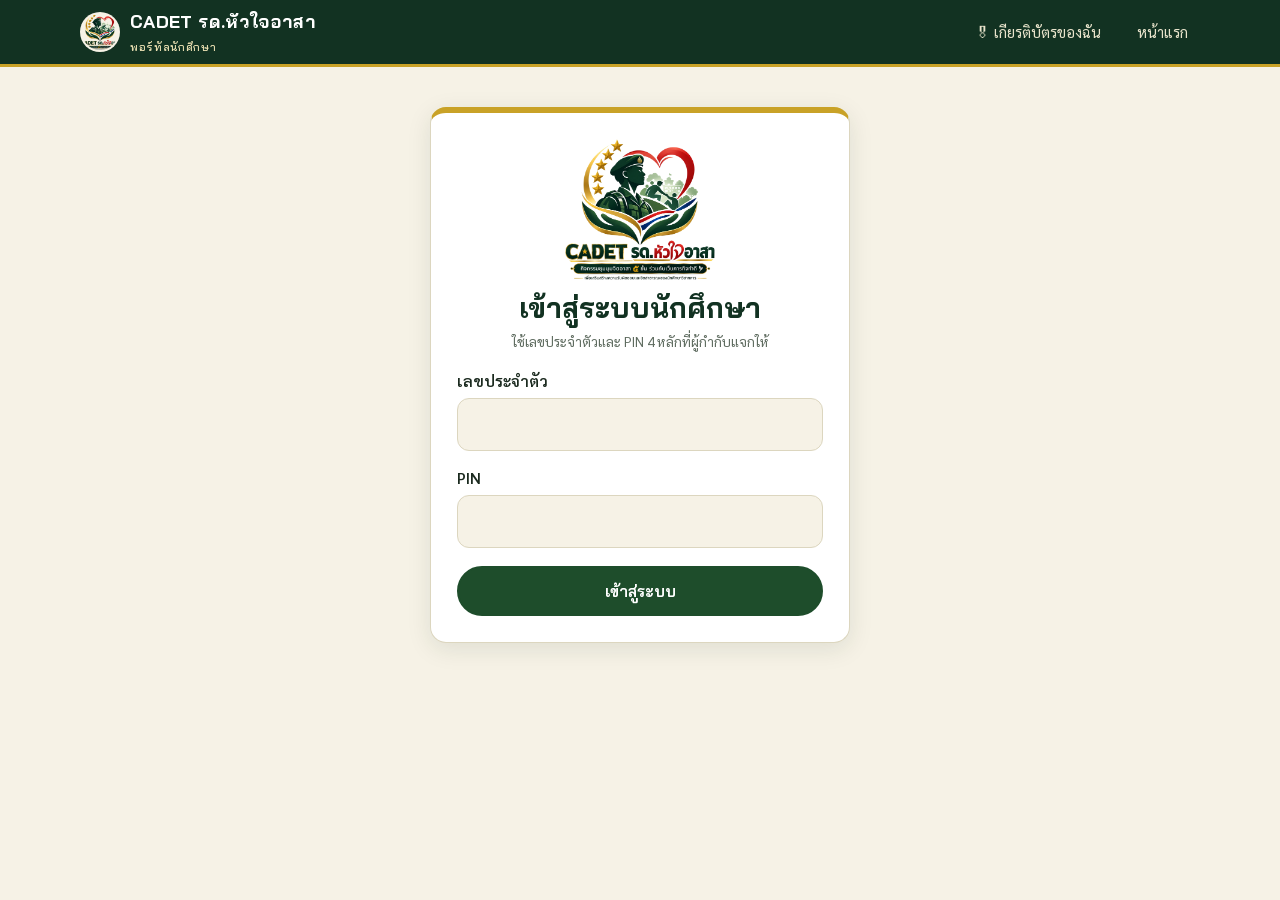
<file: portal.html>
<!doctype html>
<html lang="th">
<head>
<meta charset="utf-8">
<meta name="viewport" content="width=device-width,initial-scale=1">
<meta name="robots" content="noindex,nofollow">
<meta name="theme-color" content="#123222">
<link rel="manifest" href="manifest.webmanifest">
<link rel="apple-touch-icon" href="assets/icon-192.png">
<meta name="apple-mobile-web-app-capable" content="yes">
<meta name="mobile-web-app-capable" content="yes">
<title>พอร์ทัลนักศึกษา — CADET ภารกิจทำดี</title>
<link rel="icon" href="assets/favicon.png">
<link href="https://fonts.googleapis.com/css2?family=Bai+Jamjuree:wght@500;600;700&family=Sarabun:wght@400;500;600&family=IBM+Plex+Mono:wght@500;600&display=swap" rel="stylesheet">
<link rel="stylesheet" href="style.css?v=20261103a"><link rel="stylesheet" href="portal.css?v=20261103a">
</head>
<body class="portal">
<header class="top"><div class="wrap">
  <a class="brand" href="./"><img src="assets/logo.png" alt="" width="40" height="40"><span>CADET รด.หัวใจอาสา<small>พอร์ทัลนักศึกษา</small></span></a>
  <nav class="main" style="display:flex"><a href="certificate.html">🎖 เกียรติบัตรของฉัน</a><a href="./">หน้าแรก</a></nav>
</div></header>
<div class="demo-banner" id="demoBar" hidden>โหมดสาธิต: ข้อมูลอยู่ในหน้านี้เท่านั้น ไม่ถูกส่งไปที่ใด · ล็อกอินด้วย demo / 1234</div>

<main class="pwrap">
  <!-- เข้าสู่ระบบ -->
  <section class="pcard login" id="vLogin" style="padding:26px">
    <img src="assets/logo.png" alt="โลโก้ CADET รด.หัวใจอาสา">
    <h2 style="text-align:center">เข้าสู่ระบบนักศึกษา</h2>
    <p class="small" style="text-align:center">ใช้เลขประจำตัวและ PIN 4 หลักที่ผู้กำกับแจกให้</p>
    <form id="fLogin" autocomplete="off">
      <label class="f" for="sid">เลขประจำตัว</label><input class="in" id="sid" inputmode="numeric" required>
      <label class="f" for="pin">PIN</label><input class="in" id="pin" type="password" inputmode="numeric" maxlength="10" required>
      <div class="err" id="eLogin"></div>
      <p style="margin:18px 0 0"><button class="btn btn-primary" style="width:100%;justify-content:center" id="bLogin">เข้าสู่ระบบ</button></p>
    </form>
  </section>

  <!-- หลังเข้าสู่ระบบ -->
  <div id="vApp" hidden>
    <div class="ptop"><b id="who"></b><span class="starbox" id="stars" hidden>⭐ <b id="starN">0</b> ดาว</span><span class="sp"></span><button class="btn btn-ghost" id="bInstall" type="button" style="padding:8px 18px" hidden>ติดตั้งแอป</button><button class="btn btn-ghost" style="padding:8px 18px" onclick="logout()">ออกจากระบบ</button></div>
    <div class="tabs" id="tabs">
      <button class="tab on" data-t="missions">ภารกิจ</button>
      <button class="tab" data-t="submit">ส่งรายงาน</button>
      <button class="tab" data-t="history">ประวัติและข้อเสนอแนะ</button>
    </div>

    <section id="tMissions">
      <div id="mList"></div>
    </section>

    <section id="tSubmit" hidden>
      <div class="pcard">
        <h2>ส่งรายงานภารกิจ</h2>
        <p class="small">รายงานตามความเป็นจริง แม้งานยังไม่สำเร็จ ผู้กำกับไม่ตัดสินความเป็นคนดีจากคำตอบเดียว</p>
        <form id="fSub">
          <label class="f" for="mission">ภารกิจ</label><select class="in" id="mission" required></select>
          <div class="row2">
            <div><label class="f" for="stage">ขั้นที่รายงาน</label>
              <select class="in" id="stage" required>
                <option value="C">C ใส่ใจปัญหา</option><option value="A">A รับภารกิจ</option><option value="D">D ลงมือทำ</option><option value="E">E ตรวจสอบและสะท้อนคิด</option><option value="T">T สานต่อ</option>
              </select></div>
            <div style="grid-column:span 2"><label class="f" for="role">บทบาทของฉันในภารกิจนี้</label><input class="in" id="role" maxlength="200" placeholder="เช่น หัวหน้าหมู่ ผู้บันทึกผลตรวจ"></div>
          </div>
          <label class="f">สถานะการทำภารกิจ</label>
          <div class="opts2">
            <label><input type="radio" name="st" value="ทำครบตามแผน" required> ✅ ทำครบตามแผน</label>
            <label><input type="radio" name="st" value="ทำได้บางส่วน"> 🟡 ทำได้บางส่วน</label>
            <label><input type="radio" name="st" value="ยังไม่ได้ทำ"> ⭕ ยังไม่ได้ทำ</label>
          </div>
          <div id="reasonBox" hidden><label class="f" for="reason">เหตุผล (จำเป็นเมื่อทำไม่ครบ)</label><textarea class="in" id="reason" maxlength="600"></textarea></div>
          <div id="qBox">
            <label class="f" for="q1">1) วันนี้ฉันรับผิดชอบอะไร และทำได้ตามข้อตกลงหรือไม่ <span class="small">(บังคับในขั้น E และ T)</span></label><textarea class="in" id="q1" maxlength="800"></textarea>
            <label class="f" for="q2">2) ใครได้รับประโยชน์ และฉันรู้ได้อย่างไร</label><textarea class="in" id="q2" maxlength="800"></textarea>
            <label class="f" for="q3">3) ครั้งหน้าฉันจะปรับการกระทำอะไรหนึ่งอย่าง</label><textarea class="in" id="q3" maxlength="800"></textarea>
          </div>
          <label class="f">ภาพหลักฐาน (ถ่ายหรือเลือกจากเครื่อง ได้ไม่เกิน 3 ภาพ)</label>
          <div class="shots" id="shots"></div>
          <div class="shotbtns">
            <label class="btn btn-ghost shotbtn">📷 ถ่ายภาพ<input type="file" accept="image/*" capture="environment" id="fCam" hidden></label>
            <label class="btn btn-ghost shotbtn">🖼️ เลือกภาพ<input type="file" accept="image/*" id="fPick" multiple hidden></label>
          </div>
          <p class="small">ภาพถูกย่อและตัดข้อมูลตำแหน่งออกก่อนส่ง เห็นเฉพาะผู้กำกับและเจ้าของรายงาน ถ่ายเฉพาะงานและพื้นที่ ไม่ถ่ายใบหน้าผู้อื่นโดยไม่ได้รับอนุญาต</p>
          <label class="f" for="ben">จำนวนผู้ได้รับประโยชน์จากงานครั้งนี้ (คน, ถ้าทราบ ใส่เฉพาะที่นับได้จริง)</label><input class="in" id="ben" type="number" min="0" max="5000" inputmode="numeric" style="max-width:200px">
          <label class="f" for="evidence">หลักฐานเพิ่มเติม (ลิงก์หรือคำอธิบาย เช่น ภาพเก็บไว้ที่ผู้กำกับ)</label><input class="in" id="evidence" maxlength="400">
          <div class="err" id="eSub"></div><div class="ok" id="oSub"></div>
          <p style="margin:18px 0 0"><button class="btn btn-primary" id="bSub">ส่งรายงาน</button></p>
        </form>
      </div>
    </section>

    <section id="tHistory" hidden><div id="hList"></div></section>
  </div>
</main>
<script src="config.js?v=20261103a"></script><script src="api.js?v=20261103a"></script><script src="pwa.js?v=20261027g"></script><script src="portal.js?v=20261103a"></script>
</body>
</html>
</file>
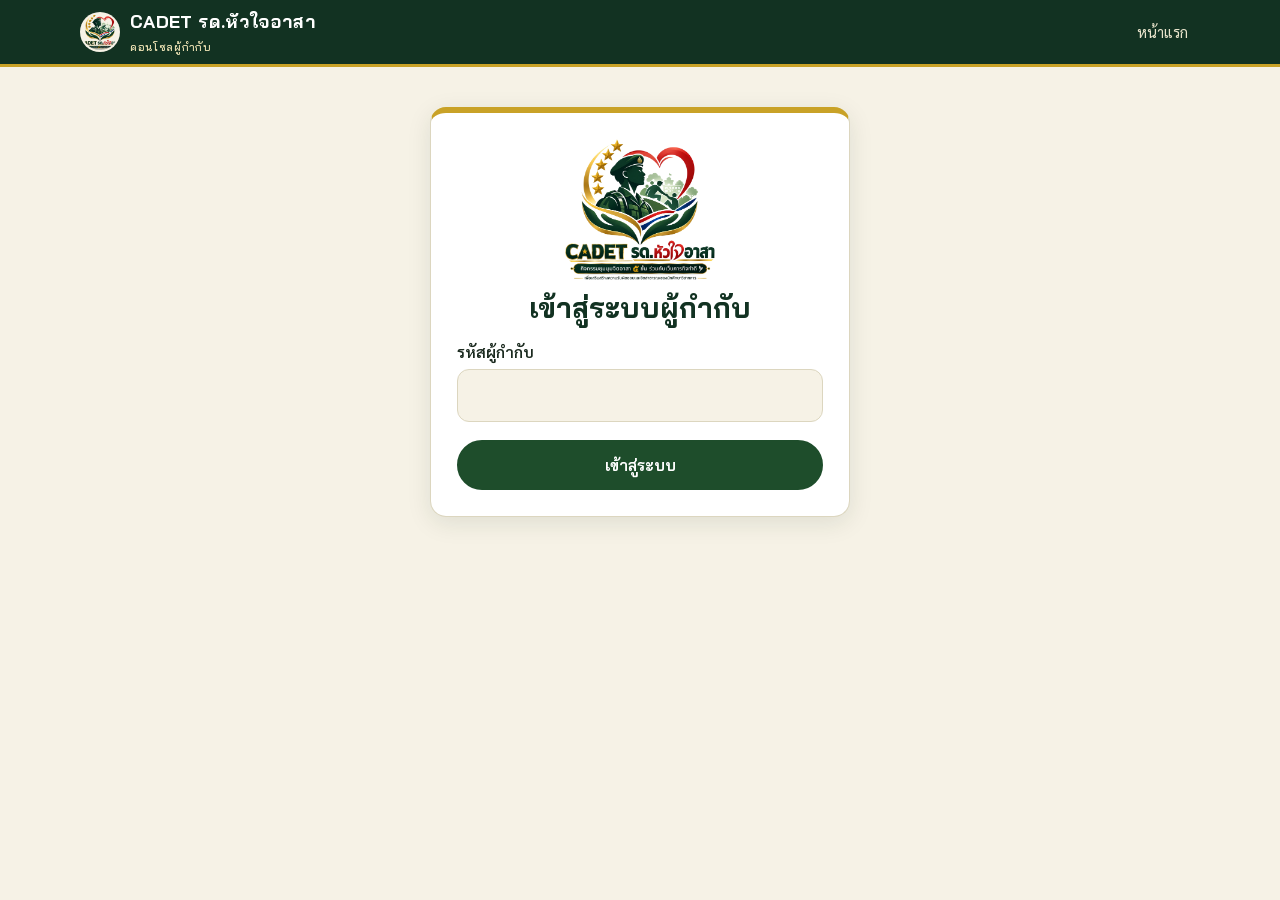
<file: teacher.html>
<!doctype html>
<html lang="th">
<head>
<meta charset="utf-8">
<meta name="viewport" content="width=device-width,initial-scale=1">
<meta name="robots" content="noindex,nofollow">
<meta name="theme-color" content="#123222">
<title>คอนโซลผู้กำกับ — CADET ภารกิจทำดี</title>
<link rel="icon" href="assets/favicon.png">
<link href="https://fonts.googleapis.com/css2?family=Bai+Jamjuree:wght@500;600;700&family=Sarabun:wght@400;500;600&family=IBM+Plex+Mono:wght@500;600&display=swap" rel="stylesheet">
<link rel="stylesheet" href="style.css?v=20261103a"><link rel="stylesheet" href="portal.css?v=20261103a">
</head>
<body class="portal">
<header class="top"><div class="wrap">
  <a class="brand" href="./"><img src="assets/logo.png" alt="" width="40" height="40"><span>CADET รด.หัวใจอาสา<small>คอนโซลผู้กำกับ</small></span></a>
  <nav class="main" style="display:flex"><a href="./">หน้าแรก</a></nav>
</div></header>
<div class="demo-banner" id="demoBar" hidden>โหมดสาธิต: ข้อมูลอยู่ในหน้านี้เท่านั้น · รหัสผู้กำกับ demo</div>

<main class="pwrap">
  <section class="pcard login" id="vLogin" style="padding:26px">
    <img src="assets/logo.png" alt="โลโก้">
    <h2 style="text-align:center">เข้าสู่ระบบผู้กำกับ</h2>
    <form id="fLogin" autocomplete="off">
      <label class="f" for="key">รหัสผู้กำกับ</label><input class="in" id="key" type="password" required>
      <div class="err" id="eLogin"></div>
      <p style="margin:18px 0 0"><button class="btn btn-primary" style="width:100%;justify-content:center" id="bLogin">เข้าสู่ระบบ</button></p>
    </form>
  </section>

  <div id="vApp" hidden>
    <div class="ptop"><b>คอนโซลผู้กำกับ</b><span class="sp"></span><button class="btn btn-ghost" style="padding:8px 18px" onclick="logout()">ออกจากระบบ</button></div>
    <div class="tabs" id="tabs">
      <button class="tab on" data-t="stats">สรุป</button>
      <button class="tab" data-t="photos">อนุมัติภาพ <span class="pbadge" id="pBadge" hidden></span></button>
      <button class="tab" data-t="reports">ตรวจรายงาน</button>
      <button class="tab" data-t="scores">คะแนนพฤติกรรม</button>
      <button class="tab" data-t="daily">ภารกิจด่วน</button>
    </div>

    <section id="tStats"><div class="pcard"><h2>ภาพรวมการทดลอง</h2><div id="sBox">กำลังโหลด...</div></div></section>

    <section id="tPhotos" hidden>
      <div class="pcard">
        <h2>อนุมัติภาพขึ้นหน้าเว็บ</h2>
        <p class="small">ภาพที่นักศึกษาส่งเป็นส่วนตัว จะขึ้นหน้า "ภาพกิจกรรม" ก็ต่อเมื่อกดอนุมัติที่นี่ ตรวจก่อนทุกครั้งว่าไม่มีข้อมูลส่วนตัวและผู้ปรากฏในภาพได้รับความยินยอม</p>
        <div class="tabs" id="phTabs" style="margin:10px 0 0">
          <button class="tab on" data-s="pending">รออนุมัติ</button>
          <button class="tab" data-s="approved">อนุมัติแล้ว</button>
          <button class="tab" data-s="rejected">ไม่อนุมัติ</button>
        </div>
      </div>
      <div class="phbar" id="phBar"><label><input type="checkbox" id="phAll"> เลือกทั้งหมด</label> <button class="btn btn-primary" id="phBulk" type="button" style="padding:8px 20px">อนุมัติที่เลือก</button> <span class="small" id="phMsg"></span></div>
      <div class="phgrid" id="phGrid"></div>
    </section>

    <section id="tReports" hidden>
      <div class="pcard">
        <div class="row2">
          <div><label class="f" for="fM">ภารกิจ</label><select class="in" id="fM"><option value="">ทั้งหมด</option></select></div>
          <div><label class="f" for="fR">สถานะการตรวจ</label><select class="in" id="fR"><option value="">ทั้งหมด</option><option>รอตรวจ</option><option>ผ่าน</option><option>ขอแก้ไข</option></select></div>
          <div><label class="f" for="fP">ภาพบนหน้าเว็บ</label><select class="in" id="fP"><option value="">ทั้งหมด</option><option value="pending">ภาพรออนุมัติ</option><option value="approved">อนุมัติแล้ว</option></select></div>
          <div style="align-self:end"><button class="btn btn-ghost" onclick="loadReports()">โหลดใหม่</button> <button class="btn btn-ghost" onclick="exportCsv()">ส่งออก CSV</button></div>
        </div>
      </div>
      <div id="rList"></div>
    </section>

    <section id="tDaily" hidden>
      <div class="pcard">
        <h2>ตั้งภารกิจด่วนของวันนี้</h2>
        <p class="small">เลือกภารกิจ (ไม่เกิน 6) ที่ให้นักศึกษาทำในคาบวันนี้ แล้วกดบันทึก หน้า “ภารกิจด่วนวันนี้” จะแสดงภารกิจเหล่านี้พร้อมตัวจับเวลา 30 นาทีและจำนวนที่ส่งแล้ว ตั้งใหม่ได้ทุกวัน (ค่าของวันก่อนหมดอายุเอง)</p>
        <div id="dyList" class="small">กำลังโหลดภารกิจ…</div>
        <div class="err" id="eDy"></div><div class="ok" id="oDy"></div>
        <p style="margin:14px 0 0;display:flex;gap:10px;flex-wrap:wrap;align-items:center"><button class="btn btn-primary" id="dySave" type="button">บันทึกภารกิจวันนี้</button><a class="btn btn-ghost" href="today.html" target="_blank" rel="noopener">เปิดหน้าภารกิจด่วนวันนี้ (ใช้ฉายหน้าห้อง)</a></p>
      </div>
    </section>

    <section id="tScores" hidden>
      <div class="pcard">
        <h2>ประเมินทั้งห้อง</h2>
        <p class="small">เป็นการประเมินโดยครูผู้กำกับ จากการสังเกตและหลักฐานในรายงาน ไม่ใช่การวัดอิสระ · ช่วง “ก่อน” = ประเมินย้อนหลังจากที่ครูสังเกตมาก่อนเริ่มโครงการ (ต้องระบุในเล่มว่าเป็นการประเมินย้อนหลัง) · ช่วง “หลัง” = ประเมินจากรายงานจริง</p>
        <div class="row2">
          <div><label class="f" for="bkPh">ช่วงการประเมิน</label><select class="in" id="bkPh"><option>ก่อน</option><option>ระหว่าง</option><option>หลัง</option></select></div>
          <div><label class="f" for="bkAs">ผู้ประเมิน</label><input class="in" id="bkAs" value="ผู้กำกับ" maxlength="60"></div>
          <div><label class="f" for="bkQ">ค้นหาชื่อ</label><input class="in" id="bkQ" placeholder="พิมพ์ชื่อเพื่อกรอง"></div>
        </div>
        <p class="small">ระดับ: 3 ดีเยี่ยม (ปฏิบัติเป็นประจำ ร้อยละ 80 ขึ้นไป) · 2 ดี (เป็นบางครั้ง ร้อยละ 60–79) · 1 ผ่าน (น้อย ร้อยละ 50–59) · 0 ไม่ผ่าน (ไม่ชัดเจนหรือไม่มีหลักฐาน ต่ำกว่าร้อยละ 50) ตามคู่มือโรงเรียนคุณธรรม สพฐ. · ช่องว่างจะไม่ถูกบันทึก</p>
        <div class="bk-all">
          <b>ใส่ระดับให้ทุกคนที่แสดงอยู่</b>
          <div class="bk-all-g">
            <label>ทั้ง 3 ด้านเท่ากัน<select class="in" id="bkAll"><option value="">–</option><option value="3">3 ดีเยี่ยม</option><option value="2">2 ดี</option><option value="1">1 ผ่าน</option><option value="0">0 ไม่ผ่าน</option></select></label>
            <label>ความรับผิดชอบ<select class="in" id="bkA1"><option value="">–</option><option value="3">3 ดีเยี่ยม</option><option value="2">2 ดี</option><option value="1">1 ผ่าน</option><option value="0">0 ไม่ผ่าน</option></select></label>
            <label>ซื่อสัตย์ในการรายงาน<select class="in" id="bkA2"><option value="">–</option><option value="3">3 ดีเยี่ยม</option><option value="2">2 ดี</option><option value="1">1 ผ่าน</option><option value="0">0 ไม่ผ่าน</option></select></label>
            <label>จิตสาธารณะ<select class="in" id="bkA3"><option value="">–</option><option value="3">3 ดีเยี่ยม</option><option value="2">2 ดี</option><option value="1">1 ผ่าน</option><option value="0">0 ไม่ผ่าน</option></select></label>
          </div>
          <label class="bk-chk"><input type="checkbox" id="bkEmpty" checked> ใส่เฉพาะช่องที่ยังว่าง (ไม่ทับที่เลือกไว้แล้ว)</label>
          <button class="btn btn-ghost" id="bkApply" type="button">ใส่ให้ทุกคน</button>
          <span class="small">ใช้กับนักศึกษาที่แสดงอยู่ตามช่องค้นหา · ยังไม่บันทึกจนกว่าจะกด “บันทึกที่แก้ไข” และแก้รายคนต่อได้</span>
        </div>
        <div id="bkChk" class="bk-chkbox" hidden aria-live="polite"></div>
        <label class="bk-filter">แสดง <select class="in" id="bkF"><option value="all">นักศึกษาทุกคน</option><option value="miss">เฉพาะคนที่กรอกไม่ครบ</option></select></label>
        <div class="bk-head"><b>นักศึกษา</b><b>ความรับผิดชอบ</b><b>ซื่อสัตย์ในการรายงาน</b><b>จิตสาธารณะ</b></div>
        <div id="bkRows" class="bk-rows"><p class="small">กำลังโหลดรายชื่อ...</p></div>
        <div class="err" id="eBk"></div><div class="ok" id="oBk"></div>
        <p style="margin:14px 0 0;display:flex;gap:12px;align-items:center;flex-wrap:wrap"><button class="btn btn-primary" id="bkSave" type="button">บันทึกที่แก้ไข</button><span class="small" id="bkCount"></span></p>
      </div>
      <div class="pcard" style="margin-top:16px">
        <h2>ประเมินรายคน</h2>
        <form id="fScore">
          <div class="row2">
            <div><label class="f" for="scSid">นักศึกษา (เลือกจากผู้ที่ส่งรายงานแล้ว)</label><select class="in" id="scSid" required><option value="" disabled selected>กำลังโหลดรายชื่อ...</option></select></div>
            <div><label class="f" for="scPh">ช่วงการประเมิน</label><select class="in" id="scPh"><option>ก่อน</option><option>ระหว่าง</option><option>หลัง</option></select></div>
            <div><label class="f" for="scAs">ผู้ประเมิน</label><input class="in" id="scAs" value="ผู้กำกับ" maxlength="60"></div>
          </div>
          <div class="row2">
            <div><label class="f" for="b1">ความรับผิดชอบ</label><select class="in" id="b1" required><option value="" disabled selected>เลือกระดับ</option><option value="3">3 ดีเยี่ยม</option><option value="2">2 ดี</option><option value="1">1 ผ่าน</option><option value="0">0 ไม่ผ่าน</option></select><p class="small">ทำตามบทบาท ครบถ้วน แก้ไขงานเมื่อบกพร่อง</p></div>
            <div><label class="f" for="b2">ความซื่อสัตย์ในการรายงาน</label><select class="in" id="b2" required><option value="" disabled selected>เลือกระดับ</option><option value="3">3 ดีเยี่ยม</option><option value="2">2 ดี</option><option value="1">1 ผ่าน</option><option value="0">0 ไม่ผ่าน</option></select><p class="small">รายงานตรงกับหลักฐานและผลที่ตรวจ</p></div>
            <div><label class="f" for="b3">จิตสาธารณะ</label><select class="in" id="b3" required><option value="" disabled selected>เลือกระดับ</option><option value="3">3 ดีเยี่ยม</option><option value="2">2 ดี</option><option value="1">1 ผ่าน</option><option value="0">0 ไม่ผ่าน</option></select><p class="small">ช่วยเหลือผู้อื่น ทำเพื่อส่วนรวมโดยสมัครใจ</p></div>
          </div>
          <p class="small">ระดับ: 3 ดีเยี่ยม (ปฏิบัติเป็นประจำ ร้อยละ 80 ขึ้นไป) · 2 ดี (เป็นบางครั้ง ร้อยละ 60–79) · 1 ผ่าน (น้อย ร้อยละ 50–59) · 0 ไม่ผ่าน (ไม่ชัดเจนหรือไม่มีหลักฐาน ต่ำกว่าร้อยละ 50) ตามคู่มือโรงเรียนคุณธรรม สพฐ.</p>
          <div class="err" id="eSc"></div><div class="ok" id="oSc"></div>
          <p style="margin:16px 0 0"><button class="btn btn-primary">บันทึกคะแนน</button></p>
        </form>
      </div>
    </section>
  </div>
</main>
<script src="config.js?v=20261103a"></script><script src="api.js?v=20261103a"></script><script src="teacher.js?v=20261103a"></script>
</body>
</html>
</file>
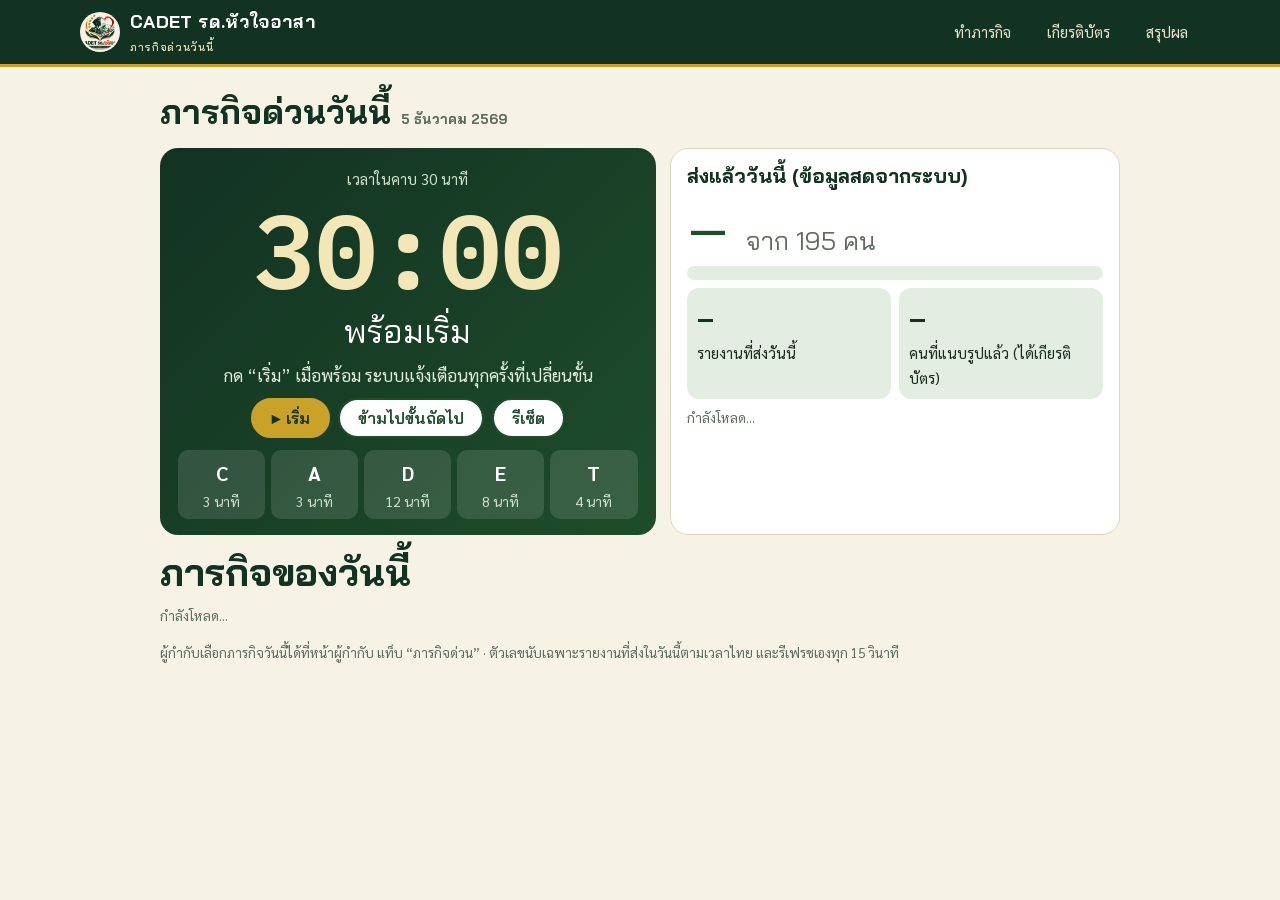
<file: today.html>
<!doctype html>
<html lang="th">
<head>
<meta charset="utf-8">
<meta name="viewport" content="width=device-width,initial-scale=1">
<meta name="robots" content="noindex,nofollow">
<meta name="theme-color" content="#123222">
<title>ภารกิจด่วนวันนี้ — CADET รด.หัวใจอาสา</title>
<link rel="icon" href="assets/favicon.png">
<link href="https://fonts.googleapis.com/css2?family=Bai+Jamjuree:wght@500;600;700&family=Sarabun:wght@400;500;600&family=IBM+Plex+Mono:wght@500;600&display=swap" rel="stylesheet">
<link rel="stylesheet" href="style.css?v=20261103a"><link rel="stylesheet" href="portal.css?v=20261103a">
<style>
.td-top{display:grid;grid-template-columns:1.1fr 1fr;gap:14px;margin:14px 0}
.td-timer{background:linear-gradient(135deg,var(--green-d),var(--green));color:#fff;border-radius:18px;padding:16px 18px;text-align:center}
.td-timer small{color:#cfe3cd;font-size:15px}
.td-clock{font-family:var(--mono);font-size:clamp(54px,12vw,104px);line-height:1;margin:4px 0;color:var(--gold-l);font-weight:600}
.td-ph{font-family:var(--display);font-size:clamp(22px,4vw,32px);margin:0}
.td-ph span{color:var(--gold-l)}
.td-hint{margin:2px 0 8px;color:#e3eedf;font-size:17px}
.td-ctl{display:flex;gap:8px;justify-content:center;flex-wrap:wrap;margin-top:6px}
.td-ctl .btn{padding:8px 18px}
.td-steps{display:grid;grid-template-columns:repeat(5,1fr);gap:6px;margin-top:12px}
.td-steps i{font-style:normal;background:#ffffff1f;border-radius:10px;padding:6px 2px;font-size:14px;color:#cfe3cd}
.td-steps i b{display:block;font-size:20px;color:#fff}
.td-steps i.on{background:var(--gold);color:#3b2d00}.td-steps i.on b{color:#3b2d00}
.td-steps i.done{opacity:.55}
.td-live{background:var(--paper);border:1px solid var(--line);border-radius:18px;padding:14px 16px}
.td-live h2{margin:0 0 6px;font-size:20px}
.td-big{font-family:var(--display);font-size:clamp(40px,8vw,64px);line-height:1;color:var(--green)}
.td-bar{height:14px;background:var(--green-l);border-radius:99px;overflow:hidden;margin:8px 0}
.td-bar i{display:block;height:100%;background:var(--gold);border-radius:99px;transition:width .8s}
.td-mini{display:grid;grid-template-columns:1fr 1fr;gap:8px;margin-top:8px}
.td-mini div{background:var(--green-l);border-radius:12px;padding:8px 10px;font-size:15px}
.td-mini b{display:block;font-size:26px;color:var(--green-d);font-family:var(--display)}
.td-ms{display:grid;grid-template-columns:repeat(auto-fill,minmax(280px,1fr));gap:12px}
.td-m{background:var(--paper);border:1px solid var(--line);border-radius:16px;padding:12px 14px;box-shadow:var(--shadow)}
.td-m h3{margin:0 0 2px;font-size:20px}.td-m p{margin:4px 0 8px;font-size:15.5px;color:var(--mut);line-height:1.5}
.td-m .n{font-size:14px;color:var(--green-d);font-weight:600;margin-left:6px}
.td-empty{background:#FFF6D6;border:1px solid #E8D58A;border-radius:14px;padding:14px 16px;font-size:17px;line-height:1.6}
@media(max-width:760px){.td-top{grid-template-columns:1fr}}
</style>
</head>
<body class="portal">
<header class="top"><div class="wrap">
  <a class="brand" href="./"><img src="assets/logo.png" alt="" width="40" height="40"><span>CADET รด.หัวใจอาสา<small>ภารกิจด่วนวันนี้</small></span></a>
  <nav class="main" style="display:flex"><a href="mission.html">ทำภารกิจ</a><a href="honor.html">เกียรติบัตร</a><a href="./">สรุปผล</a></nav>
</div></header>

<main class="pwrap" style="max-width:1100px">
  <h1 style="margin:14px 0 0;font-size:clamp(24px,4vw,34px)">ภารกิจด่วนวันนี้ <span class="small" id="tdDate"></span></h1>
  <div class="td-top">
    <div class="td-timer" aria-live="off">
      <small>เวลาในคาบ 30 นาที</small>
      <div class="td-clock" id="tdClock">30:00</div>
      <p class="td-ph" id="tdPh">พร้อมเริ่ม</p>
      <p class="td-hint" id="tdHint">กด “เริ่ม” เมื่อพร้อม ระบบแจ้งเตือนทุกครั้งที่เปลี่ยนขั้น</p>
      <div class="td-ctl">
        <button class="btn btn-gold" id="tdGo" type="button">▶ เริ่ม</button>
        <button class="btn btn-ghost" id="tdNext" type="button" style="background:#fff">ข้ามไปขั้นถัดไป</button>
        <button class="btn btn-ghost" id="tdReset" type="button" style="background:#fff">รีเซ็ต</button>
      </div>
      <div class="td-steps" id="tdSteps"></div>
    </div>
    <div class="td-live">
      <h2>ส่งแล้ววันนี้ (ข้อมูลสดจากระบบ)</h2>
      <div class="td-big"><span id="tdN">–</span> <span style="font-size:.4em;color:var(--mut)">จาก 195 คน</span></div>
      <div class="td-bar"><i id="tdBar" style="width:0"></i></div>
      <div class="td-mini">
        <div><b id="tdRep">–</b>รายงานที่ส่งวันนี้</div>
        <div><b id="tdPho">–</b>คนที่แนบรูปแล้ว (ได้เกียรติบัตร)</div>
      </div>
      <p class="small" id="tdStamp" style="margin:8px 0 0">กำลังโหลด…</p>
    </div>
  </div>

  <h2 style="margin:6px 0 8px">ภารกิจของวันนี้</h2>
  <div id="tdMs"><p class="small">กำลังโหลด…</p></div>
  <p class="small" style="margin-top:14px">ผู้กำกับเลือกภารกิจวันนี้ได้ที่หน้าผู้กำกับ แท็บ “ภารกิจด่วน” · ตัวเลขนับเฉพาะรายงานที่ส่งในวันนี้ตามเวลาไทย และรีเฟรชเองทุก 15 วินาที</p>
</main>
<script src="config.js?v=20261103a"></script><script src="api.js?v=20261103a"></script>
<script src="today.js?v=20261103a"></script>
</body>
</html>
</file>
<file: style.css>
:root{
  --green:#1E4D2B;--green-d:#123222;--green-m:#2F6B3D;--green-l:#E3EDE1;
  --gold:#C9A227;--gold-l:#F3E7B8;--red:#C62828;--blue:#1F3C88;
  --cream:#F6F2E6;--paper:#FFFFFF;--ink:#1B2A1F;--mut:#5E6B5F;--line:#DCD6BF;
  --c1:#C62828;--c2:#C9831B;--c3:#2F6B3D;--c4:#1F5D8C;--c5:#6B3FA0;
  --r:16px;--shadow:0 6px 24px rgba(18,50,34,.10);
  --display:'Bai Jamjuree','Sarabun',system-ui,sans-serif;--body:'Sarabun',system-ui,sans-serif;--mono:'IBM Plex Mono',ui-monospace,monospace;
}
*{box-sizing:border-box}
html{scroll-behavior:smooth;scroll-padding-top:76px}
body{margin:0;font-family:var(--body);color:var(--ink);background:var(--cream);font-size:17px;line-height:1.7;-webkit-text-size-adjust:100%}
img{max-width:100%;display:block}
a{color:inherit}
h1,h2,h3,h4{font-family:var(--display);line-height:1.25;margin:0 0 .5em;color:var(--green-d)}
h1{font-size:clamp(34px,6vw,58px);font-weight:700}
h2{font-size:clamp(26px,4vw,38px);font-weight:700}
h3{font-size:clamp(19px,2.4vw,23px);font-weight:600}
p{margin:0 0 1em}
.wrap{width:min(1120px,100% - 32px);margin-inline:auto}
.eyebrow{font-family:var(--mono);font-size:12px;letter-spacing:.2em;text-transform:uppercase;color:var(--gold);font-weight:600;margin-bottom:10px;display:flex;align-items:center;gap:10px}
.eyebrow::before{content:"★";color:var(--gold);font-size:14px;letter-spacing:0}
.lead{font-size:clamp(17px,2vw,20px);color:var(--mut);max-width:720px}
.btn{display:inline-flex;align-items:center;gap:8px;padding:13px 24px;border-radius:999px;font-family:var(--display);font-weight:600;font-size:16px;text-decoration:none;border:2px solid transparent;cursor:pointer;transition:.2s}
.btn-primary{background:var(--green);color:#fff;border-color:var(--green)}
.btn-primary:hover{background:var(--green-d);transform:translateY(-2px);box-shadow:var(--shadow)}
.btn-ghost{background:transparent;color:var(--green);border-color:var(--green)}
.btn-ghost:hover{background:var(--green);color:#fff}
.btn-gold{background:var(--gold);color:var(--green-d);border-color:var(--gold)}
.btn-gold:hover{filter:brightness(1.07);transform:translateY(-2px)}
:focus-visible{outline:3px solid var(--gold);outline-offset:3px}

/* header */
header.top{position:sticky;top:0;z-index:50;background:var(--green-d);color:#F6F2E6;border-bottom:3px solid var(--gold)}
header.top .wrap{display:flex;align-items:center;gap:16px;min-height:64px}
.brand{display:flex;align-items:center;gap:10px;text-decoration:none;font-family:var(--display);font-weight:700;font-size:18px;letter-spacing:.02em;color:#fff}
.brand img{width:40px;height:40px;object-fit:cover;object-position:top;border-radius:50%;background:var(--cream);padding:2px}
.brand small{display:block;font-weight:500;font-size:11px;color:var(--gold-l);letter-spacing:.06em}
nav.main{margin-left:auto;display:flex;gap:4px;align-items:center}
nav.main a{padding:8px 12px;border-radius:8px;text-decoration:none;font-size:15px;color:#E9E4CC}
nav.main a:hover,nav.main a.on{background:rgba(255,255,255,.10);color:#fff}
.burger{display:none;margin-left:auto;background:none;border:1px solid rgba(255,255,255,.4);color:#fff;border-radius:8px;padding:6px 12px;font-size:20px;cursor:pointer}
@media(max-width:900px){
  .burger{display:block}
  nav.main{position:absolute;top:100%;left:0;right:0;background:var(--green-d);flex-direction:column;align-items:stretch;padding:10px 16px 16px;display:none;border-bottom:3px solid var(--gold)}
  nav.main.open{display:flex}
  nav.main a{padding:12px}
}

/* hero */
.hero{position:relative;overflow:hidden;padding:56px 0 40px;background:
 radial-gradient(900px 500px at 85% 10%,rgba(201,162,39,.22),transparent 60%),
 radial-gradient(700px 400px at 0% 100%,rgba(30,77,43,.12),transparent 60%),var(--cream)}
.hero::after{content:"";position:absolute;inset:0;background:repeating-linear-gradient(135deg,transparent 0 22px,rgba(30,77,43,.035) 22px 23px);pointer-events:none}
.hero .wrap{position:relative;z-index:1;display:grid;grid-template-columns:1.05fr .95fr;gap:36px;align-items:center}
.badge{display:inline-block;background:var(--gold-l);color:#6b5400;border:1px solid var(--gold);border-radius:999px;padding:4px 14px;font-size:14px;font-weight:600;margin-bottom:16px}
.hero h1 span{color:var(--red)}
.hero .sub{font-size:clamp(18px,2.2vw,22px);color:var(--green);font-weight:600;font-family:var(--display);margin-bottom:8px}
.slogan{border-left:5px solid var(--gold);padding:6px 16px;margin:18px 0 26px;font-family:var(--display);font-size:clamp(17px,2vw,21px);font-weight:600;color:var(--green-d);background:rgba(255,255,255,.55);border-radius:0 12px 12px 0}
.cta{display:flex;flex-wrap:wrap;gap:12px}
.hero-logo{display:flex;justify-content:center}
.hero-logo img{width:min(520px,100%);filter:drop-shadow(0 14px 28px rgba(18,50,34,.22));animation:float 7s ease-in-out infinite}
@keyframes float{50%{transform:translateY(-8px)}}
@media(max-width:860px){.hero .wrap{grid-template-columns:1fr}.hero-logo{order:-1}.hero-logo img{width:min(340px,80%)}}
.facts{margin-top:34px;display:grid;grid-template-columns:repeat(4,1fr);gap:12px}
.fact{background:var(--paper);border:1px solid var(--line);border-radius:14px;padding:14px 16px;text-align:center;box-shadow:var(--shadow)}
.fact b{display:block;font-family:var(--display);font-size:clamp(26px,4vw,36px);color:var(--green);line-height:1.1}
.fact span{font-size:14px;color:var(--mut)}
@media(max-width:700px){.facts{grid-template-columns:repeat(2,1fr)}}
.notice{display:flex;gap:12px;align-items:flex-start;background:#FFF6D6;border:1px solid #E8D58A;border-radius:12px;padding:12px 16px;font-size:15px;color:#5b4a00;margin-top:20px}

/* sections */
section{padding:72px 0}
section.alt{background:var(--paper)}
section.dark{background:var(--green-d);color:#EDEAD8}
section.dark h2,section.dark h3{color:#fff}
section.dark .lead{color:#C9D3C4}
.sec-head{margin-bottom:34px}
.grid{display:grid;gap:18px}
.g2{grid-template-columns:repeat(2,1fr)}.g3{grid-template-columns:repeat(3,1fr)}.g4{grid-template-columns:repeat(4,1fr)}
@media(max-width:900px){.g3,.g4{grid-template-columns:repeat(2,1fr)}}
@media(max-width:620px){.g2,.g3,.g4{grid-template-columns:1fr}}
.card{background:var(--paper);border:1px solid var(--line);border-radius:var(--r);padding:22px;box-shadow:var(--shadow)}
.card .ico{width:48px;height:48px;border-radius:12px;display:grid;place-items:center;font-size:24px;background:var(--green-l);margin-bottom:12px}
.card h3{margin-bottom:6px}
.card p{color:var(--mut);margin:0}

/* CADET stepper */
.stepper{display:grid;grid-template-columns:repeat(5,1fr);gap:10px;margin-bottom:18px}
.st{background:rgba(255,255,255,.07);border:2px solid rgba(255,255,255,.14);border-radius:14px;padding:14px 8px;text-align:center;cursor:pointer;color:#fff;font-family:var(--display);transition:.2s}
.st .l{font-size:34px;font-weight:700;line-height:1}
.st .n{font-size:13px;opacity:.85;margin-top:4px}
.st:hover{background:rgba(255,255,255,.14)}
.st.on{background:var(--c);border-color:#fff;transform:translateY(-3px);box-shadow:0 10px 24px rgba(0,0,0,.3)}
@media(max-width:620px){.stepper{gap:6px}.st{padding:10px 2px}.st .l{font-size:26px}.st .n{display:none}}
.panel{background:var(--paper);color:var(--ink);border-radius:var(--r);padding:26px;border-top:8px solid var(--c);display:grid;grid-template-columns:1fr 1fr;gap:22px}
.panel h3{grid-column:1/-1;color:var(--green-d);font-size:clamp(22px,3vw,28px);margin:0}
.panel h3 small{display:block;font-family:var(--mono);font-size:12px;letter-spacing:.16em;color:var(--c);margin-bottom:4px}
.panel .box{background:var(--cream);border-radius:12px;padding:14px 16px}
.panel .box b{display:block;font-family:var(--display);color:var(--c);font-size:14px;letter-spacing:.04em;margin-bottom:4px}
.panel .meaning{grid-column:1/-1;font-size:18px;color:var(--mut);margin:0}
@media(max-width:700px){.panel{grid-template-columns:1fr}}
.loop{margin-top:22px;text-align:center;color:#C9D3C4;font-size:15px}
.loop b{color:var(--gold)}

/* missions */
.levels{display:grid;grid-template-columns:repeat(3,1fr);gap:16px;margin-bottom:34px}
.level{position:relative;background:var(--paper);border:1px solid var(--line);border-radius:var(--r);padding:22px 22px 22px 22px;box-shadow:var(--shadow);overflow:hidden}
.level .no{position:absolute;right:14px;top:4px;font-family:var(--display);font-size:80px;font-weight:700;color:var(--gold-l);line-height:1}
.level h3{position:relative}.level p{position:relative;margin:0;color:var(--mut)}
.level small{position:relative;display:block;margin-top:10px;color:var(--green);font-weight:600;font-size:14px}
@media(max-width:820px){.levels{grid-template-columns:1fr}}
.mission{background:var(--paper);border:1px solid var(--line);border-radius:var(--r);overflow:hidden;box-shadow:var(--shadow);display:flex;flex-direction:column}
.mission .body{padding:20px 22px 22px;flex:1}
.mission .tag{display:inline-block;font-family:var(--mono);font-size:11px;letter-spacing:.14em;background:var(--green);color:#fff;border-radius:6px;padding:2px 9px;margin-bottom:8px}
.mission h3{margin-bottom:6px}
.mission ul{padding-left:20px;margin:8px 0 0;color:var(--mut);font-size:15.5px}
.mission .ev{margin-top:12px;font-size:14px;color:var(--green);font-weight:600}
.safety{margin-top:26px;background:var(--green-l);border:1px solid #B9CDB6;border-radius:12px;padding:14px 18px;font-size:15.5px}

/* photos */
.photo{position:relative;aspect-ratio:16/10;background:linear-gradient(135deg,#E8E3CB,#F2EED9);display:grid;place-items:center;overflow:hidden;color:#8B8561;text-align:center}
.photo::before{content:"";position:absolute;inset:0;background:repeating-linear-gradient(45deg,transparent 0 14px,rgba(30,77,43,.05) 14px 15px)}
.photo span{position:relative;font-size:14px;padding:10px;line-height:1.5}
.photo span b{display:block;font-size:30px;margin-bottom:2px}
.photo.has{background-size:cover;background-position:center;color:transparent}
.photo.has::before,.photo.has span{display:none}
.gallery{display:grid;grid-template-columns:repeat(3,1fr);gap:12px}
.gallery .photo{border-radius:14px;aspect-ratio:4/3}
@media(max-width:720px){.gallery{grid-template-columns:repeat(2,1fr)}}

/* systems */
.flow{display:flex;gap:6px;align-items:stretch;margin-bottom:28px}
.flow .f{flex:1;background:var(--paper);border:2px solid var(--green);border-radius:14px;padding:14px 10px;text-align:center;position:relative;font-family:var(--display);font-weight:600;color:var(--green-d);font-size:15px}
.flow .f small{display:block;font-weight:500;color:var(--mut);font-size:12.5px;margin-top:2px}
.flow .f:not(:last-child)::after{content:"▶";position:absolute;right:-13px;top:50%;transform:translateY(-50%);color:var(--gold);font-size:14px;z-index:2;background:var(--cream);padding:0 1px}
.flow .f b{display:block;font-family:var(--mono);color:var(--gold);font-size:12px;letter-spacing:.14em}
@media(max-width:860px){.flow{flex-direction:column}.flow .f:not(:last-child)::after{content:"▼";right:auto;left:50%;top:auto;bottom:-14px;transform:translateX(-50%)}}
.sys{display:grid;grid-template-columns:repeat(2,1fr);gap:18px}
.sys .card:last-child:nth-child(odd){grid-column:1/-1}
@media(max-width:820px){.sys{grid-template-columns:1fr}}
.mock{border:2px dashed var(--line);border-radius:12px;background:var(--cream);padding:12px;margin-top:14px;font-size:14px}
.mock .row{display:flex;justify-content:space-between;gap:8px;padding:6px 0;border-bottom:1px solid var(--line)}
.mock .row:last-child{border:0}
.pill{display:inline-block;border-radius:999px;padding:1px 10px;font-size:12.5px;font-weight:600;background:var(--green-l);color:var(--green)}
.pill.y{background:#FFF1C2;color:#7a5b00}.pill.r{background:#FBD9D9;color:#8a1f1f}
.demo{background:var(--paper);border:2px solid var(--green);border-radius:var(--r);padding:24px;box-shadow:var(--shadow);margin-top:30px}
.demo h3{display:flex;gap:10px;align-items:center;flex-wrap:wrap}
.demo .tagd{font-family:var(--mono);font-size:11px;background:var(--gold-l);border:1px solid var(--gold);padding:2px 10px;border-radius:999px;color:#6b5400;letter-spacing:.1em}
.opts{display:grid;grid-template-columns:repeat(3,1fr);gap:10px;margin:14px 0}
.opts label{border:2px solid var(--line);border-radius:12px;padding:12px;cursor:pointer;display:block;font-weight:600;font-family:var(--display);text-align:center;background:var(--cream)}
.opts input{position:absolute;opacity:0}
.opts label:has(input:checked){border-color:var(--green);background:var(--green-l)}
.opts label:has(input:focus-visible){outline:3px solid var(--gold)}
@media(max-width:620px){.opts{grid-template-columns:1fr}}
.demo textarea{width:100%;min-height:72px;border:1px solid var(--line);border-radius:10px;padding:10px 12px;font:inherit;background:var(--cream);resize:vertical}
.demo .q{font-weight:600;margin:14px 0 6px}
.demo .out{margin-top:14px;background:var(--green-l);border-radius:10px;padding:12px 16px;display:none;font-size:15.5px}

/* indicators */
table.tbl{width:100%;border-collapse:collapse;background:var(--paper);border-radius:var(--r);overflow:hidden;box-shadow:var(--shadow);font-size:16px}
.tbl th{background:var(--green);color:#fff;text-align:left;padding:12px 16px;font-family:var(--display)}
.tbl td{padding:12px 16px;border-bottom:1px solid var(--line);vertical-align:top}
.tbl tr:last-child td{border:0}
.tbl td:first-child{font-weight:600;color:var(--green-d);white-space:nowrap}
@media(max-width:620px){.tbl th:nth-child(2),.tbl td:nth-child(2){display:none}.tbl td:first-child{white-space:normal}}
.targets{display:grid;grid-template-columns:repeat(4,1fr);gap:14px;margin:30px 0}
.target{background:var(--paper);border:1px solid var(--line);border-top:6px solid var(--gold);border-radius:14px;padding:18px;text-align:center;box-shadow:var(--shadow)}
.target b{display:block;font-family:var(--display);font-size:30px;color:var(--green);line-height:1.15}
.target span{font-size:14.5px;color:var(--mut)}
@media(max-width:900px){.targets{grid-template-columns:repeat(2,1fr)}}
.scale{display:grid;grid-template-columns:repeat(4,1fr);gap:10px;margin-top:10px}
.scale div{border-radius:12px;padding:12px;text-align:center;font-family:var(--display);font-weight:600;color:#fff}
.scale .s4{background:#1E4D2B}.scale .s3{background:#2F6B3D}.scale .s2{background:#C9831B}.scale .s1{background:#9B2C2C}
.scale small{display:block;font-weight:400;opacity:.9;font-size:13px}
@media(max-width:620px){.scale{grid-template-columns:repeat(2,1fr)}}
.results{display:grid;grid-template-columns:repeat(3,1fr);gap:16px;margin-top:30px}
.res{background:var(--paper);border:2px dashed var(--line);border-radius:var(--r);padding:20px;text-align:center;color:var(--mut)}
.res .bars{height:90px;display:flex;align-items:flex-end;justify-content:center;gap:8px;margin-bottom:10px}
.res .bars i{display:block;width:28px;background:var(--line);border-radius:6px 6px 0 0}
.res b{display:block;color:var(--green-d);font-family:var(--display)}
@media(max-width:820px){.results{grid-template-columns:1fr}}

/* timeline */
.tl{position:relative;display:grid;gap:16px;padding-left:34px}
.tl::before{content:"";position:absolute;left:11px;top:6px;bottom:6px;width:4px;background:linear-gradient(var(--gold),var(--green));border-radius:4px}
.ph-item{position:relative;background:var(--paper);border:1px solid var(--line);border-radius:var(--r);padding:20px 22px;box-shadow:var(--shadow)}
.ph-item::before{content:"";position:absolute;left:-30px;top:24px;width:18px;height:18px;border-radius:50%;background:var(--paper);border:5px solid var(--gold)}
.ph-item.now::before{border-color:var(--red);box-shadow:0 0 0 6px rgba(198,40,40,.18)}
.ph-item.done::before{background:var(--green);border-color:var(--green)}
.ph-head{display:flex;flex-wrap:wrap;gap:8px 14px;align-items:center;margin-bottom:6px}
.ph-head .wk{font-family:var(--mono);font-size:12px;letter-spacing:.12em;color:var(--gold);font-weight:600}
.ph-head h3{margin:0}
.ph-head .st-b{margin-left:auto;font-size:13px}
.ph-item ul{margin:8px 0 8px;padding-left:20px;color:var(--mut);font-size:15.5px}
.ph-item .out{font-weight:600;color:var(--green);font-size:15px}

/* evidence */
.evi{display:grid;grid-template-columns:1fr 1fr;gap:10px 24px;margin-top:18px}
.evi label{display:flex;gap:12px;align-items:flex-start;background:var(--paper);border:1px solid var(--line);border-radius:12px;padding:12px 14px;cursor:pointer}
.evi input{width:20px;height:20px;margin-top:3px;accent-color:var(--green);flex:none}
.evi label:has(input:checked){background:var(--green-l);border-color:#9CB89A}
@media(max-width:720px){.evi{grid-template-columns:1fr}}
.prog{height:12px;background:var(--line);border-radius:999px;overflow:hidden;margin:6px 0 4px}
.prog i{display:block;height:100%;width:0;background:linear-gradient(90deg,var(--green),var(--gold));transition:width .3s}
.report{display:grid;grid-template-columns:repeat(4,1fr);gap:10px;margin-top:30px}
.report div{background:var(--paper);border:1px solid var(--line);border-radius:12px;padding:12px 14px;font-size:15px}
.report b{display:block;font-family:var(--display);color:var(--green);font-size:14px}
@media(max-width:900px){.report{grid-template-columns:repeat(2,1fr)}}

/* about + footer */
.about{display:grid;grid-template-columns:.8fr 1.2fr;gap:30px;align-items:center}
.about .photo{aspect-ratio:4/5;border-radius:var(--r)}
@media(max-width:760px){.about{grid-template-columns:1fr}.about .photo{aspect-ratio:16/10}}
footer{background:var(--green-d);color:#C9D3C4;padding:40px 0 28px;font-size:15px;border-top:4px solid var(--gold)}
footer .wrap{display:grid;grid-template-columns:1.2fr 1fr;gap:24px}
footer h4{color:#fff;margin-bottom:6px}
footer .legal{grid-column:1/-1;border-top:1px solid rgba(255,255,255,.15);padding-top:16px;font-size:14px;color:#9FB09B}
@media(max-width:720px){footer .wrap{grid-template-columns:1fr}}
.toTop{position:fixed;right:16px;bottom:16px;width:46px;height:46px;border-radius:50%;background:var(--gold);color:var(--green-d);border:0;font-size:20px;cursor:pointer;box-shadow:var(--shadow);display:none;z-index:40}
.reveal{opacity:0;transform:translateY(18px);transition:.6s}
.reveal.in{opacity:1;transform:none}
@media(prefers-reduced-motion:reduce){*{animation:none!important;transition:none!important}.reveal{opacity:1;transform:none}html{scroll-behavior:auto}}
@media print{header.top,.toTop,.cta{display:none}section{padding:20px 0}}

/* photo strip */
.strip-wrap{overflow:hidden;background:var(--green-d);border-block:3px solid var(--gold);padding:10px 0;position:relative}
.strip{display:flex;gap:10px;width:max-content;animation:marq 70s linear infinite}
.strip-wrap:hover .strip{animation-play-state:paused}
.strip img{height:130px;width:auto;border-radius:10px;flex:none;object-fit:cover;background:#2a4a35;cursor:pointer}
@keyframes marq{to{transform:translateX(-50%)}}
@media(max-width:620px){.strip img{height:96px}}
@media(prefers-reduced-motion:reduce){.strip-wrap{overflow-x:auto}.strip{animation:none}}
.photo[data-badge].has::after{content:attr(data-badge);position:absolute;left:10px;bottom:10px;background:rgba(18,50,34,.78);color:#fff;border-radius:999px;padding:3px 12px;font-size:12.5px}
/* works */
.wstats{display:grid;grid-template-columns:repeat(3,1fr);gap:12px;max-width:640px;margin-bottom:26px}
.chips{display:flex;flex-wrap:wrap;gap:8px;margin-bottom:12px}
.chip{border:2px solid var(--line);background:var(--paper);border-radius:999px;padding:7px 16px;font:600 15px var(--display);color:var(--green-d);cursor:pointer;transition:.15s}
.chip small{font-weight:500;color:var(--mut);margin-left:6px}
.chip:hover{border-color:var(--green)}
.chip.on{background:var(--green);border-color:var(--green);color:#fff}.chip.on small{color:#CFE0CC}
.album-info{min-height:52px;margin:6px 0 18px;padding:10px 16px;border-left:5px solid var(--gold);background:var(--paper);border-radius:0 12px 12px 0;font-size:16px;color:var(--mut)}
.album-info b{color:var(--green-d);font-family:var(--display);font-size:18px}
.masonry{column-count:4;column-gap:12px}
@media(max-width:1000px){.masonry{column-count:3}}@media(max-width:700px){.masonry{column-count:2}}
.masonry button{display:block;width:100%;margin:0 0 12px;padding:0;border:0;border-radius:12px;overflow:hidden;background:#e5dfc6;cursor:zoom-in;break-inside:avoid;position:relative;box-shadow:var(--shadow);transition:transform .2s,box-shadow .2s}
.masonry button:hover{transform:translateY(-3px);box-shadow:0 12px 28px rgba(18,50,34,.22)}
.masonry img{width:100%;height:auto;display:block;opacity:0;transition:opacity .4s}
.masonry img.ld{opacity:1}
.masonry button::after{content:"⤢";position:absolute;right:8px;top:8px;width:30px;height:30px;border-radius:50%;background:rgba(18,50,34,.7);color:#fff;display:grid;place-items:center;font-size:15px;opacity:0;transition:.2s}
.masonry button:hover::after,.masonry button:focus-visible::after{opacity:1}
/* lightbox */
.lb{position:fixed;inset:0;z-index:100;background:rgba(8,20,13,.94);display:grid;grid-template-columns:64px 1fr 64px;align-items:center;padding:16px}
.lb[hidden]{display:none}
.lb figure{margin:0;display:flex;flex-direction:column;align-items:center;justify-content:center;max-height:100%;min-width:0}
.lb img{max-width:100%;max-height:calc(100vh - 120px);border-radius:10px;object-fit:contain;background:#12301f}
.lb figcaption{color:#E4EBDF;font-size:15.5px;margin-top:12px;text-align:center;max-width:760px}
.lb figcaption small{display:block;color:#9FB09B;margin-top:2px}
.lb-n,.lb-x{background:rgba(255,255,255,.12);border:0;color:#fff;border-radius:50%;width:48px;height:48px;font-size:28px;cursor:pointer;line-height:1}
.lb-n:hover,.lb-x:hover{background:var(--gold);color:var(--green-d)}
.lb-x{position:absolute;right:14px;top:14px;font-size:20px;z-index:2}
@media(max-width:700px){.lb{grid-template-columns:1fr;padding:10px}.lb-n{position:absolute;bottom:14px;width:52px;height:52px}.lb-prev{left:14px}.lb-next{right:14px}.lb img{max-height:calc(100vh - 170px)}.lb figcaption{margin-bottom:56px}}
.about.nophoto{grid-template-columns:1fr;max-width:760px}
.wstats .fact b{font-size:clamp(22px,3.4vw,30px);white-space:nowrap}

/* ตัวเลขผลลัพธ์จากระบบ */
.res .big{display:block;font:700 34px var(--display);color:var(--green);line-height:1.2;margin:4px 0}
.res .sub{display:block;font-size:14.5px}
.res.live{border-style:solid;border-color:var(--green)}
.res.live .bars{display:none}
.live-note{font-size:14px;color:var(--mut);margin-top:14px}

/* โมเดล CADET ภาพเดียวเข้าใจใน 5 วินาที */
.cm{display:flex;align-items:stretch;gap:10px;margin-top:8px}
.cm-end{flex:0 0 120px;display:flex;flex-direction:column;align-items:center;justify-content:center;text-align:center;border-radius:18px;padding:14px 8px;border:2px dashed rgba(255,255,255,.35);color:#fff}
.cm-end span{font-size:36px;line-height:1}
.cm-end b{font:700 18px var(--display);margin-top:6px}
.cm-end small{color:#C9D3C4;font-size:13px;margin-top:4px}
.cm-out{background:linear-gradient(160deg,#C9A227,#E7C95A);border:0;color:#123222}
.cm-out small{color:#3b3410}
.cm-arrow{align-self:center;color:var(--gold);font-size:26px}
.cm-steps{flex:1;display:grid;grid-template-columns:repeat(5,1fr);gap:8px}
.cm-s{background:#fff;color:var(--ink);border-radius:18px;padding:14px 8px 14px;text-align:center;border-top:7px solid var(--c);position:relative;display:flex;flex-direction:column;align-items:center}
.cm-s i{font:700 30px var(--display);font-style:normal;color:#fff;background:var(--c);width:52px;height:52px;border-radius:50%;display:grid;place-items:center;margin-top:-34px;box-shadow:0 3px 8px rgba(0,0,0,.25)}
.cm-ico{font-size:34px;margin:8px 0 2px}
.cm-s b{font:700 19px var(--display);color:var(--c)}
.cm-s em{font-style:normal;font-weight:600;font-size:15px;margin-top:2px}
.cm-s small{color:var(--mut);font-size:13px;margin-top:4px}
.cm-s:not(:last-child)::after{content:"›";position:absolute;right:-12px;top:50%;color:var(--gold);font-size:26px;font-weight:700}
.cm-loop{margin:22px 0 0;text-align:center;color:#EDEAD8;background:rgba(255,255,255,.08);border-radius:999px;padding:10px 18px;font-size:15.5px}
.cm-out3{display:grid;grid-template-columns:repeat(3,1fr);gap:10px;margin-top:16px}
.cm-out3 div{background:rgba(255,255,255,.1);border-radius:14px;padding:12px;text-align:center;color:#fff}
.cm-out3 b{display:block;font:700 17px var(--display)}
.cm-out3 small{color:#C9D3C4;font-size:13.5px}
@media(max-width:0px){
  .cm{flex-direction:column}
  .cm-end{flex:none;flex-direction:row;gap:12px;padding:12px}
  .cm-end small{margin:0}
  .cm-arrow{transform:rotate(90deg);align-self:center}
  .cm-steps{grid-template-columns:1fr;gap:26px}
  .cm-s{flex-direction:row;flex-wrap:wrap;justify-content:flex-start;text-align:left;gap:0 12px;padding:14px 14px 14px 76px;min-height:84px;border-top:0;border-left:8px solid var(--c);align-items:flex-start}
  .cm-s i{position:absolute;left:12px;top:14px;margin:0;width:48px;height:48px}
  .cm-ico{position:absolute;right:12px;top:12px;margin:0;font-size:30px}
  .cm-s b,.cm-s em,.cm-s small{display:block;width:100%}
  .cm-s:not(:last-child)::after{content:"▼";right:auto;left:26px;top:auto;bottom:-24px;font-size:16px}
  .cm-out3{grid-template-columns:1fr}
}

/* ป้ายชื่อผลงาน (วิบวับ) */
.cm-badge{display:inline-block;max-width:100%;text-align:center;font:700 clamp(18px,3.4vw,28px)/1.35 var(--display);letter-spacing:.02em;color:#F3E7B8;padding:10px 26px 12px;margin-bottom:14px;border-radius:999px;border:2px solid rgba(231,201,90,.7);background:linear-gradient(120deg,rgba(201,162,39,.18),rgba(255,255,255,.06),rgba(201,162,39,.18));box-shadow:0 0 22px rgba(231,201,90,.28);position:relative;overflow:hidden}
.cm-badge strong{display:block;font-size:1.25em;background:linear-gradient(100deg,#C9A227 0%,#FFF3B0 30%,#E7C95A 50%,#FFF3B0 70%,#C9A227 100%);background-size:220% 100%;-webkit-background-clip:text;background-clip:text;color:transparent;-webkit-text-fill-color:transparent;animation:cmShine 3.2s linear infinite}
.cm-badge::after{content:"";position:absolute;top:0;left:-60%;width:40%;height:100%;background:linear-gradient(100deg,transparent,rgba(255,255,255,.35),transparent);transform:skewX(-20deg);animation:cmSweep 4.2s ease-in-out infinite}
.cm-badge .sp{display:inline-block;color:#FFD84D;text-shadow:0 0 10px rgba(255,216,77,.9);animation:cmTwinkle 1.6s ease-in-out infinite}
.cm-badge .s2{animation-delay:.8s}
@keyframes cmShine{to{background-position:-220% 0}}
@keyframes cmSweep{0%,55%{left:-60%}100%{left:130%}}
@keyframes cmTwinkle{0%,100%{transform:scale(1) rotate(0);opacity:1}50%{transform:scale(1.35) rotate(18deg);opacity:.65}}
@media(prefers-reduced-motion:reduce){.cm-badge strong,.cm-badge::after,.cm-badge .sp{animation:none}.cm-badge strong{background-position:0 0}}

/* วิธีใช้เว็บ 4 ขั้น (ใช้โครงเดียวกับโมเดล CADET แต่พื้นสว่าง) */
.cm4 .cm-steps{grid-template-columns:repeat(4,1fr)}
.cm-light .cm-end{color:var(--ink);border-color:var(--green)}
.cm-light .cm-end small{color:var(--mut)}
.cm-light .cm-out{background:linear-gradient(160deg,#C9A227,#E7C95A);border:0;color:#123222}
.cm-light .cm-out small{color:#3b3410}
.cm-light .cm-s{border:1px solid var(--line);border-top:7px solid var(--c);box-shadow:var(--shadow)}
.cm-loop.light{background:var(--green-l);color:var(--green-d)}

#system .sec-head .eyebrow,#model .sec-head .eyebrow{justify-content:center}
#system .sec-head .lead{margin-inline:auto}

/* กรอบมืดให้ภาพ 4 ขั้นตัดกับพื้นหลังชัด */
.cm-panel{background:var(--green-d);border-radius:26px;padding:44px 18px 20px;box-shadow:var(--shadow)}
.cm-panel .cm{margin-top:0}
.cm-panel .cm-loop{margin-top:20px}
@media(max-width:0px){.cm-panel{padding:24px 14px 16px}}

#why .sec-head .eyebrow{justify-content:center}
#why .sec-head .lead{margin-inline:auto}

/* หัวข้อส่วนแบบทางการ: ป้ายเลขส่วน + แถบแบ่งพื้นที่ชัดเจน */
.eyebrow{display:inline-flex;align-items:center;gap:12px;font:700 clamp(18px,2.6vw,24px)/1.2 var(--display);letter-spacing:0;text-transform:none;color:#fff;background:var(--green);padding:7px 24px 7px 7px;border-radius:999px;box-shadow:0 4px 14px rgba(18,50,34,.25);margin-bottom:18px}
.eyebrow::before{content:none}
.eyebrow .no{display:grid;place-items:center;width:38px;height:38px;border-radius:50%;background:var(--gold);color:var(--green-d);font:800 20px var(--display)}
section.dark .eyebrow{background:var(--gold);color:var(--green-d)}
section.dark .eyebrow .no{background:var(--green-d);color:var(--gold)}
.sec-head{text-align:center}
.sec-head .lead{margin-inline:auto}
section[id]{border-top:6px solid var(--gold)}
section.dark{border-top-color:#E7C95A}
section[id] .sec-head h2{font-size:clamp(26px,4.4vw,40px)}

/* การ์ดดาวน์โหลดคู่มือครู */
.guide-card{display:flex;align-items:center;gap:16px;flex-wrap:wrap;margin-top:22px;background:var(--paper);border:2px solid var(--gold);border-radius:18px;padding:16px 20px;box-shadow:var(--shadow)}
.guide-card .gc-ico{font-size:40px}
.guide-card .gc-txt{flex:1;min-width:220px}
.guide-card .gc-txt b{display:block;font:700 20px var(--display);color:var(--green-d)}
.guide-card .gc-txt span{color:var(--mut);font-size:15.5px}

/* มือถือ: บังคับให้ภาพ 4/5 ขั้นเรียงแนวตั้ง (กฎ .cm4 ด้านบนมีน้ำหนักมากกว่าเดิม) และกันหน้าเว็บล้นจอ */
@media(max-width:0px){
  .cm4 .cm-steps,.cm-steps{grid-template-columns:1fr}
}
html,body{max-width:100%;overflow-x:hidden}

/* ===== ปรับขนาดอัตโนมัติตามความกว้างจริงของกรอบเนื้อหา (container query) ===== */
#why .wrap,#model .wrap,#system .wrap{container-type:inline-size;container-name:cmc}
.cm-panel{overflow:hidden}
img,video,canvas,svg{max-width:100%;height:auto}
.hero-logo img{max-width:min(100%,460px);height:auto}

/* ระดับ 1: กรอบแคบกว่า 900px (แท็บเล็ต/มือถือแนวนอน) -> เรียงลงมา การ์ดเป็นตาราง auto-fit */
@container cmc (max-width:900px){
  .cm{flex-direction:column}
  .cm-end{flex:none;flex-direction:row;gap:14px;padding:12px;justify-content:center}
  .cm-end small{margin:0}
  .cm-arrow{transform:rotate(90deg);align-self:center}
  .cm-steps,.cm4 .cm-steps{grid-template-columns:repeat(auto-fit,minmax(150px,1fr));gap:36px 10px}
  .cm-s:not(:last-child)::after{display:none}
  .cm-out3{grid-template-columns:repeat(auto-fit,minmax(170px,1fr))}
  .cm-panel{padding:40px 14px 16px}
}
/* ระดับ 2: กรอบแคบกว่า 520px (มือถือแนวตั้ง) -> การ์ดแถวเดียวต่อขั้น */
@container cmc (max-width:520px){
  .cm-panel{padding:26px 12px 14px}
  .cm-steps,.cm4 .cm-steps{grid-template-columns:1fr;gap:26px}
  .cm-s{flex-direction:row;flex-wrap:wrap;justify-content:flex-start;text-align:left;gap:0 12px;padding:14px 14px 14px 76px;min-height:84px;border-top:0;border-left:8px solid var(--c);align-items:flex-start}
  .cm-s i{position:absolute;left:12px;top:14px;margin:0;width:48px;height:48px}
  .cm-ico{position:absolute;right:12px;top:12px;margin:0;font-size:30px}
  .cm-s b,.cm-s em,.cm-s small{display:block;width:100%}
  .cm-s:not(:last-child)::after{display:block;content:"▼";right:auto;left:26px;top:auto;bottom:-24px;font-size:16px}
  .cm-out3{grid-template-columns:1fr}
}
/* หน้าจอใหญ่มาก: จำกัดความกว้างอ่านง่าย */
@media(min-width:1500px){.wrap{max-width:1280px}}
/* แท็บเล็ต: 5 ขั้นของโมเดลเรียงครบในแถวเดียว ไม่เหลือการ์ดโดดเดี่ยว */
@container cmc (min-width:620px) and (max-width:900px){
  .cm:not(.cm4) .cm-steps{grid-template-columns:repeat(5,1fr)}
  .cm:not(.cm4) .cm-s small{font-size:12px}
}

/* แบนเนอร์/หน้าต่างชวนติดตั้งแอป */
.inst-bar{position:fixed;left:10px;right:10px;bottom:10px;z-index:60;display:flex;align-items:center;gap:12px;background:#fff;border:2px solid var(--gold);border-radius:18px;padding:10px 12px;box-shadow:0 10px 30px rgba(0,0,0,.28);max-width:560px;margin-inline:auto}
.inst-bar[hidden],.inst-modal[hidden]{display:none}
.inst-bar img{border-radius:12px;flex:none}
.inst-txt{flex:1;min-width:0;line-height:1.3}
.inst-txt b{display:block;font:700 16px var(--display);color:var(--green-d)}
.inst-txt span{font-size:13px;color:var(--mut)}
.inst-bar .btn{padding:8px 16px;flex:none}
.inst-x{background:none;border:0;font-size:26px;line-height:1;color:var(--mut);cursor:pointer;padding:0 4px}
.inst-modal{position:fixed;inset:0;z-index:70;background:rgba(10,20,14,.7);display:flex;align-items:center;justify-content:center;padding:18px}
.inst-card{position:relative;background:#fff;border-radius:20px;padding:22px 20px 18px;max-width:420px;width:100%}
.inst-card h3{margin:0 0 10px;color:var(--green-d)}
.inst-card ol{margin:0 0 16px;padding-left:22px;line-height:1.7}
.inst-card .inst-x{position:absolute;top:8px;right:10px}
@media(max-width:620px){.hero-logo img{max-height:44vh;width:auto;margin-inline:auto}}

/* เมนูหน้ารายละเอียด: ลิงก์ไม่ตัดบรรทัด เมนูแฮมเบอร์เกอร์เมื่อจอแคบกว่า 1180px */
.brand span{white-space:nowrap}
nav.main.long{gap:2px}
nav.main.long a{white-space:nowrap;padding:8px 10px;font-size:15px}
nav.main.long a.btn{padding:6px 16px}
@media(min-width:1181px){.brand small{white-space:nowrap}}
@media(max-width:1180px){
  .burger{display:block}
  nav.main.long{position:absolute;top:100%;left:0;right:0;background:var(--green-d);flex-direction:column;align-items:stretch;padding:10px 16px 16px;display:none;border-bottom:3px solid var(--gold)}
  nav.main.long.open{display:flex}
  nav.main.long a{padding:12px}
}
</file>
<file: judge.css>
/* หน้าแรกแบบกรรมการ: เห็นผลใน 30 วินาที */
.jnav a{white-space:nowrap}
.j-hero{padding:28px 0 18px;background:linear-gradient(180deg,#fff,var(--cream))}
.j-hero .wrap{display:flex;gap:22px;align-items:center}
.j-logo{width:120px;height:auto;flex:none;filter:drop-shadow(0 8px 16px rgba(18,50,34,.2))}
.j-hero h1{font-size:clamp(30px,5vw,48px);margin:6px 0 4px}
.j-hero h1 span{color:var(--red)}
.j-hero .badge{margin-bottom:6px;font-size:13.5px}
.j-one{font-size:clamp(16px,2vw,19px);margin:0;color:var(--ink);line-height:1.6}
.j-one b{color:var(--green)}
section.j-flow,section.j-res,section.j-ph,section.j-cad,section.j-go{padding:18px 0}
.j-flow .wrap{display:grid;grid-template-columns:1fr auto 1fr auto 1fr;gap:10px;align-items:stretch}
.jf{background:var(--paper);border:1px solid var(--line);border-radius:14px;padding:12px 14px;box-shadow:var(--shadow)}
.jf i{font-style:normal;font-family:var(--mono);font-size:12px;letter-spacing:.14em;color:var(--gold);font-weight:600}
.jf b{display:block;font-family:var(--display);color:var(--green-d);line-height:1.3;font-size:17px}
.jf span{font-size:14px;color:var(--mut);line-height:1.5;display:block;margin-top:2px}
.jf-r{background:var(--green-d);border-color:var(--green-d)}
.jf-r b{color:#fff}.jf-r span{color:#d6e4d2}.jf-r i{color:var(--gold-l)}
.jf-a{align-self:center;color:var(--gold);font-size:22px}
.j-h{display:flex;flex-wrap:wrap;align-items:baseline;gap:4px 14px;font-size:clamp(20px,3vw,26px);margin:0 0 12px}
.j-h small{font-family:var(--body);font-size:14px;color:var(--mut);font-weight:400}
.j-res{background:var(--green-l)}
.j-tiles{display:grid;grid-template-columns:repeat(4,1fr);gap:12px}
.jt{background:var(--paper);border:1px solid var(--line);border-radius:16px;padding:14px 16px;box-shadow:var(--shadow);display:flex;flex-direction:column;gap:2px;min-width:0}
.jt-ico{font-size:24px;line-height:1}
.jt-big{font-family:var(--display);font-size:clamp(34px,5vw,52px);line-height:1.05;color:var(--green);margin-top:4px}
.jt-lab{font-weight:600;color:var(--green-d);font-size:15px;line-height:1.35}
.jt-sub{font-size:13px;color:var(--mut);line-height:1.45}
.jt.live{border-color:var(--green-m)}
.jt:not(.live) .jt-big{color:var(--mut);font-size:clamp(22px,3vw,28px)}
.jt-bar{height:8px;background:var(--green-l);border-radius:99px;overflow:hidden;margin:6px 0 2px}
.jt-bar i{display:block;height:100%;background:var(--gold);border-radius:99px;transition:width .8s}
.j-row2{display:grid;grid-template-columns:1fr 1fr;gap:12px;margin-top:12px}
.jt-wide{flex-direction:row;gap:14px;align-items:center}
.jt-wide>div:last-child{min-width:0}
.jt-mid{display:block;font-family:var(--display);font-size:clamp(20px,3vw,28px);color:var(--green);line-height:1.2}
.jt-wide:not(.live) .jt-mid{color:var(--mut);font-size:clamp(18px,2.4vw,22px)}
.j-strip{display:grid;grid-template-columns:repeat(6,1fr);gap:8px}
.j-strip img{width:100%;aspect-ratio:1;object-fit:cover;border-radius:12px;border:1px solid var(--line);background:var(--green-l)}
.j-strip a{display:block}
.j-empty{grid-column:1/-1;margin:0;color:var(--mut);font-size:15px}
.j-steps{display:grid;grid-template-columns:repeat(5,1fr);gap:8px}
.j-steps>div{background:var(--paper);border:1px solid var(--line);border-top:5px solid var(--c);border-radius:12px;padding:10px 8px;text-align:center}
.j-steps i{font-style:normal;display:block;font-family:var(--display);font-size:30px;font-weight:700;color:var(--c);line-height:1}
.j-steps b{display:block;font-size:15px;color:var(--green-d)}
.j-steps span{font-size:13px;color:var(--mut);line-height:1.4;display:block}
.j-go{text-align:center;padding-bottom:44px!important}
.j-honest{font-size:13.5px;color:#5b4a00;background:#FFF6D6;border:1px solid #E8D58A;border-radius:10px;padding:8px 12px;margin:0 auto 18px;max-width:760px}
.j-cta{font-size:19px;padding:14px 30px}
.j-links{display:flex;flex-wrap:wrap;gap:6px 18px;justify-content:center;margin:16px 0 10px;font-size:15px}
.j-links a{color:var(--green);font-weight:600}
.j-by{font-size:13.5px;color:var(--mut);margin:12px 0 0}
@media(max-width:860px){
  .j-tiles{grid-template-columns:repeat(2,1fr)}
  .j-strip{grid-template-columns:repeat(3,1fr)}
}
@media(max-width:640px){
  .j-hero .wrap{flex-direction:column;text-align:center}
  .j-logo{width:84px}
  .j-flow .wrap{grid-template-columns:1fr}
  .jf-a{transform:rotate(90deg);justify-self:center}
  .j-row2{grid-template-columns:1fr}
  .j-steps{grid-template-columns:repeat(5,1fr);gap:4px}
  .j-steps>div{padding:8px 2px}.j-steps i{font-size:24px}.j-steps b{font-size:12px}.j-steps span{display:none}
  .jnav a:not(.btn){display:none}
  .jt-big{font-size:34px}
}
header.top .wrap{flex-wrap:nowrap;gap:8px}
@media(max-width:640px){
  main{display:flex;flex-direction:column}
  .j-hero{order:1;padding:14px 0 6px}.j-res{order:2}.j-ph{order:3}.j-flow{order:4}.j-cad{order:5}.j-go{order:6}
  .j-logo{display:none}
  .j-hero h1{font-size:30px}
  .brand small{display:none}.brand span{font-size:15px}
  .jnav .btn{padding:6px 12px!important;font-size:14px}
  .j-strip{grid-template-columns:repeat(3,1fr)}
}
header.top nav.jnav{position:static!important;flex-direction:row!important;align-items:center;padding:0!important;border:0!important;background:none!important;width:auto;margin-left:auto}
</file>
<file: portal.css>
/* พอร์ทัลนักศึกษา / คอนโซลผู้กำกับ */
body.portal{background:var(--cream)}
.pwrap{width:min(960px,100% - 28px);margin:24px auto 60px}
.pcard{background:var(--paper);border:1px solid var(--line);border-radius:var(--r);padding:22px;box-shadow:var(--shadow);margin-bottom:16px}
.pcard h2{font-size:clamp(22px,3vw,28px);margin-bottom:6px}
.login{max-width:420px;margin:40px auto}
.login img{width:150px;margin:0 auto 10px}
label.f{display:block;font-weight:600;margin:14px 0 4px;font-size:15.5px}
.in,select.in,textarea.in{width:100%;border:1.5px solid var(--line);border-radius:12px;padding:11px 14px;font:inherit;background:var(--cream);color:var(--ink)}
.in:focus{outline:3px solid var(--gold);border-color:var(--green)}
textarea.in{min-height:84px;resize:vertical}
.err{background:#FBD9D9;color:#7a1f1f;border-radius:10px;padding:10px 14px;margin-top:12px;display:none;font-size:15px}
.ok{background:var(--green-l);color:var(--green-d);border-radius:10px;padding:10px 14px;margin-top:12px;display:none;font-size:15px}
.ptop{display:flex;align-items:center;gap:12px;flex-wrap:wrap;margin-bottom:16px}
.ptop b{font-family:var(--display);font-size:20px;color:var(--green-d)}
.ptop .sp{flex:1}
.tabs{display:flex;gap:8px;flex-wrap:wrap;margin-bottom:16px}
.tab{border:2px solid var(--line);background:var(--paper);border-radius:999px;padding:8px 18px;font:600 15.5px var(--display);color:var(--green-d);cursor:pointer}
.tab.on{background:var(--green);border-color:var(--green);color:#fff}
.mcard{border:1px solid var(--line);border-left:6px solid var(--gold);border-radius:12px;padding:14px 16px;margin-bottom:12px;background:var(--paper)}
.mcard h3{margin:0 0 2px}
.mcard .meta{font-size:14px;color:var(--mut);margin-bottom:6px}
.stg{display:inline-block;font:600 12px var(--mono);background:var(--green);color:#fff;border-radius:6px;padding:2px 8px;margin:0 4px 4px 0}
.opts2{display:grid;grid-template-columns:repeat(3,1fr);gap:8px}
.opts2 label{border:2px solid var(--line);border-radius:12px;padding:10px;text-align:center;font-weight:600;cursor:pointer;background:var(--cream);font-family:var(--display)}
.opts2 input{position:absolute;opacity:0}
.opts2 label:has(input:checked){border-color:var(--green);background:var(--green-l)}
@media(max-width:620px){.opts2{grid-template-columns:1fr}}
.rep{border:1px solid var(--line);border-radius:12px;padding:14px 16px;margin-bottom:10px;background:var(--paper)}
.rep .h{display:flex;gap:8px;flex-wrap:wrap;align-items:center;margin-bottom:6px}
.rep .h b{font-family:var(--display)}
.rep p{margin:4px 0;font-size:15.5px;color:var(--mut)}
.rep p b{color:var(--ink)}
.badge2{display:inline-block;border-radius:999px;padding:2px 12px;font-size:13px;font-weight:600;background:#FFF1C2;color:#7a5b00}
.badge2.g{background:var(--green-l);color:var(--green)}.badge2.r{background:#FBD9D9;color:#8a1f1f}
.fb{background:var(--green-l);border-radius:10px;padding:8px 12px;margin-top:8px;font-size:15px}
.sgrid{display:grid;grid-template-columns:repeat(auto-fit,minmax(150px,1fr));gap:10px;margin:10px 0}
.sgrid div{background:var(--cream);border-radius:12px;padding:12px;text-align:center}
.sgrid b{display:block;font:700 26px var(--display);color:var(--green)}
.sgrid span{font-size:13.5px;color:var(--mut)}
.row2{display:grid;grid-template-columns:repeat(3,1fr);gap:10px}
@media(max-width:620px){.row2{grid-template-columns:1fr}}
.demo-banner{background:#FFF6D6;border:1px solid #E8D58A;color:#5b4a00;text-align:center;padding:8px 14px;font-size:14.5px}
table.tt{width:100%;border-collapse:collapse;font-size:15px}
.tt th,.tt td{border-bottom:1px solid var(--line);padding:8px 6px;text-align:left}
.tt th{font-family:var(--display);color:var(--green-d)}
.small{font-size:13.5px;color:var(--mut)}

/* ภาพหลักฐาน / ดาว / ติดตั้งแอป */
.starbox{background:#FFF1C2;color:#7a5b00;border-radius:999px;padding:4px 14px;font-weight:600}
.shots{display:flex;gap:10px;flex-wrap:wrap;margin:6px 0}
.shot{position:relative;width:92px;height:92px;border-radius:12px;overflow:hidden;border:1.5px solid var(--line)}
.shot img{width:100%;height:100%;object-fit:cover;display:block}
.shot button{position:absolute;top:3px;right:3px;width:26px;height:26px;border-radius:50%;border:0;background:rgba(0,0,0,.65);color:#fff;font-size:18px;line-height:1;cursor:pointer}
.shotbtns{display:flex;gap:10px;flex-wrap:wrap;margin:8px 0}
.shotbtn{padding:10px 20px;cursor:pointer}
.thumbs{display:flex;gap:8px;flex-wrap:wrap;margin:6px 0}
.thumb{border:1.5px solid var(--line);background:var(--cream);border-radius:10px;padding:6px 14px;font:inherit;cursor:pointer}
.pimg{max-width:min(100%,320px);border-radius:12px;border:1px solid var(--line);display:block}
.starnote{background:#FFF1C2;color:#6b4f00;border-radius:10px;padding:8px 12px;margin:8px 0;font-size:15px}
.starchk{display:block;font-weight:600;margin:14px 0 6px}
.starchk input{width:20px;height:20px;vertical-align:-4px;margin-right:6px}

[hidden]{display:none!important}

/* ตัวเลือกคำตอบแบบแตะ */
.qc{display:flex;flex-wrap:wrap;gap:8px;margin:6px 0 8px}
.qchip{border:1.5px solid var(--line);background:var(--paper);border-radius:999px;padding:7px 14px;font:inherit;font-size:15px;color:var(--ink);cursor:pointer}
.qchip.on{background:var(--green);border-color:var(--green);color:#fff}
.qchip:active{transform:scale(.97)}

/* แดชบอร์ดอนุมัติภาพ (ครู) */
.pbadge{display:inline-block;min-width:20px;padding:0 6px;border-radius:999px;background:#c0392b;color:#fff;font-size:13px;line-height:20px;text-align:center;margin-left:4px}
.phbar{display:flex;gap:14px;align-items:center;flex-wrap:wrap;margin:0 0 12px}
.phgrid{display:grid;grid-template-columns:repeat(auto-fill,minmax(290px,1fr));gap:14px}
.phcard{background:var(--paper);border:1px solid var(--line);border-radius:14px;padding:12px;box-shadow:var(--shadow)}
.phimgs{display:flex;gap:6px;flex-wrap:wrap;margin-bottom:8px}
.phimg{width:100%;max-height:220px;object-fit:cover;border-radius:10px;display:block}
.phimgs .phimg:not(:only-child){width:calc(50% - 3px);max-height:130px}
.phload{display:block;width:100%;padding:40px 0;text-align:center;color:var(--mut);background:var(--cream);border-radius:10px;font-size:14px}
.phmeta{font-size:15px;margin-bottom:6px}
.phsel{display:block;margin:6px 0;font-weight:600}
.phbtn{display:flex;gap:8px;align-items:center;flex-wrap:wrap;margin-top:8px}
.phbtn .btn{padding:7px 16px}

/* ดาวความพึงพอใจ */
.stars{display:flex;align-items:center;gap:4px;margin:6px 0}
.stars button{background:none;border:0;font-size:40px;line-height:1;color:#d8d2bb;cursor:pointer;padding:0 2px}
.stars button.on{color:#e0a800}
.stars .stxt{margin-left:10px;color:var(--mut);font-size:15px}

.opts-2{grid-template-columns:repeat(2,1fr)}
@media(max-width:620px){.opts-2{grid-template-columns:1fr}}

/* รายการแนะนำชื่อ */
.sug{display:flex;flex-direction:column;gap:6px;margin:6px 0 0;padding:6px;background:var(--cream);border:1.5px solid var(--green);border-radius:14px}
.sug[hidden]{display:none}
.sug-i{display:flex;justify-content:space-between;align-items:center;gap:10px;width:100%;text-align:left;background:#fff;border:1.5px solid var(--line);border-radius:10px;padding:10px 12px;font:inherit;cursor:pointer}
.sug-i:hover,.sug-i:focus{border-color:var(--green);background:var(--green-l);outline:0}
.sug-i b{font-family:var(--display)}
.sug-i span{color:var(--mut);font-size:13.5px;white-space:nowrap}

.sug-msg{padding:10px 12px;color:var(--mut);font-size:14.5px}
/* ประเมินทั้งห้อง */
.bk-head,.bk-row{display:grid;grid-template-columns:2fr 1fr 1fr 1fr;gap:8px;align-items:center}
.bk-head{margin-top:10px;font-size:13.5px;color:var(--mut);padding:0 4px}
.bk-rows{max-height:62vh;overflow:auto;border:1px solid var(--line);border-radius:12px;margin-top:6px}
.bk-row{padding:6px 8px;border-bottom:1px solid var(--line)}
.bk-row:nth-child(even){background:#faf7ec}
.bk-n{font-weight:600;line-height:1.3}.bk-n small{display:block;font-weight:400;color:var(--mut);font-size:13px}
.bk-row .in{padding:6px 8px;min-width:0}
@media(max-width:620px){.bk-head{grid-template-columns:1fr 1fr 1fr;font-size:12px}.bk-head b:first-child{display:none}.bk-row{grid-template-columns:1fr 1fr 1fr}.bk-n{grid-column:1/-1}}
.bk-all{background:var(--green-l);border:1px solid #B9CDB6;border-radius:12px;padding:12px 14px;margin-top:12px;display:flex;flex-direction:column;gap:8px}
.bk-all-g{display:grid;grid-template-columns:repeat(4,1fr);gap:8px}
.bk-all-g label{font-size:13.5px;font-weight:600;display:flex;flex-direction:column;gap:2px}
.bk-chk{flex-direction:row!important;align-items:center;gap:8px!important;font-weight:400!important}
@media(max-width:620px){.bk-all-g{grid-template-columns:1fr 1fr}}
.bk-chkbox{margin:12px 0 6px;padding:10px 14px;border-radius:12px;background:#FFF1F0;border:1px solid #E7A8A2;color:#7a1f17;font-size:15px;line-height:1.6}
.bk-chkbox.bk-chk-ok{background:#E8F4EA;border-color:#9CC9A6;color:#1d4d2b}
.bk-chkbox summary{cursor:pointer;margin-top:4px;font-weight:600}
.bk-chkbox ul{margin:6px 0 0;padding-left:20px;max-height:200px;overflow:auto;font-size:14px}
.bk-go{background:none;border:0;padding:0;color:#7a1f17;text-decoration:underline;cursor:pointer;font:inherit;font-weight:600}
.bk-filter{display:flex;align-items:center;gap:8px;margin:8px 0 2px;font-size:14px}
.bk-filter .in{width:auto;padding:5px 8px}
.bk-row.bk-bad{box-shadow:inset 4px 0 0 #D9534F;background:#FFF7F6}
.bk-row .in.bk-miss{border-color:#D9534F;background:#FFE9E7}
.bk-row.bk-flash{animation:bkf 1.6s}
@keyframes bkf{0%,60%{background:#FFE08A}100%{}}

header.top .wrap{flex-wrap:nowrap;gap:8px}header.top nav.main{position:static!important;flex-direction:row!important;align-items:center;padding:0!important;border:0!important;background:none!important;width:auto;margin-left:auto;gap:12px}header.top nav.main a{white-space:nowrap}
@media(max-width:480px){.brand small{display:none}header.top nav.main a{font-size:14px}}
</file>
<file: gallery.css>
.gh{text-align:center;margin:8px 0 18px}
.gh h1{font-size:clamp(26px,5vw,38px);margin:0 0 6px}
.gh p{color:var(--mut);margin:0 auto;max-width:640px}
.gmas{columns:3 260px;column-gap:14px;margin-top:14px}
.gcard{break-inside:avoid;margin:0 0 14px;background:var(--paper);border:1px solid var(--line);border-radius:14px;overflow:hidden;box-shadow:var(--shadow);cursor:pointer}
.gcard img{display:block;width:100%;height:auto;background:#e8e2d0}
.gcard .gm{padding:10px 14px 12px;font-size:14.5px;color:var(--mut)}
.gcard .gm b{display:block;color:var(--ink);font-family:var(--display);font-size:15.5px;margin-bottom:2px}
.glb{position:fixed;inset:0;background:rgba(10,20,14,.92);z-index:50;display:flex;flex-direction:column;align-items:center;justify-content:center;padding:18px}
.glb[hidden]{display:none}
.glb img{max-width:100%;max-height:78vh;border-radius:10px}
.glb-x{position:absolute;top:14px;right:18px;background:none;border:0;color:#fff;font-size:38px;cursor:pointer}
#glbCap{color:#fff;margin-top:12px;text-align:center;max-width:720px}
.apv{border:1.5px dashed var(--line);border-radius:12px;padding:10px 12px;margin:10px 0;background:var(--cream)}
.apv.on{border-style:solid;border-color:var(--green);background:var(--green-l)}
.apv .in{margin:8px 0}
</file>
